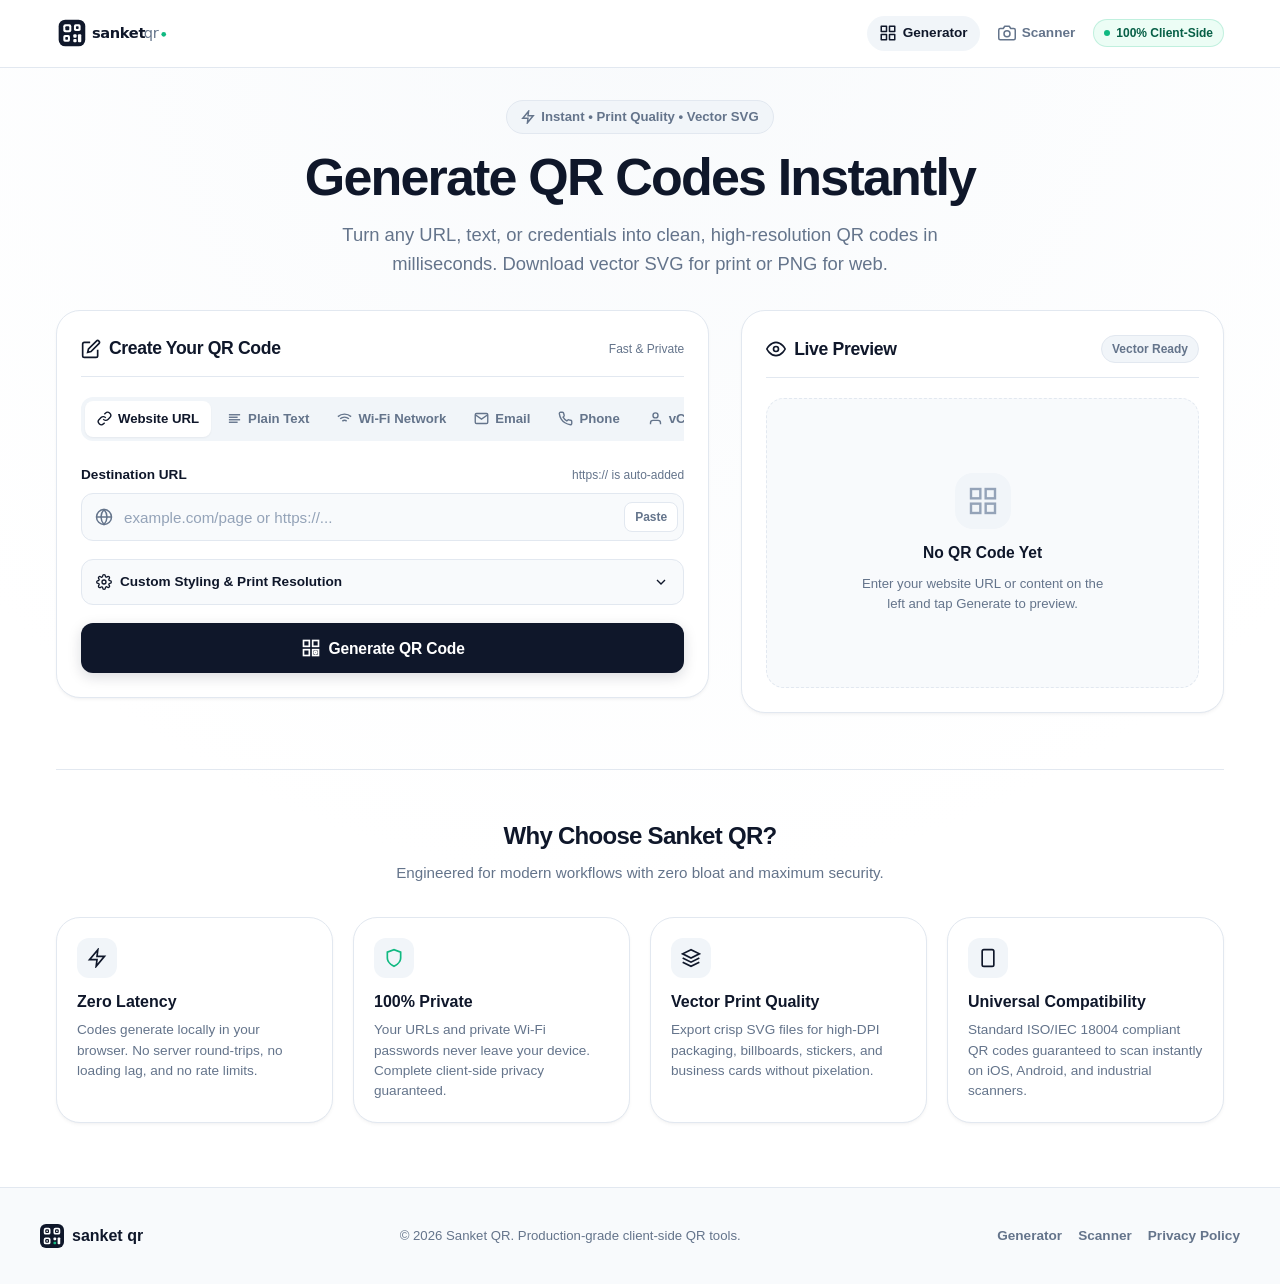
<file: index.html>
<!DOCTYPE html>
<html lang="en">
<head>
  <meta charset="UTF-8">
  <meta name="viewport" content="width=device-width, initial-scale=1.0, viewport-fit=cover">
  <meta name="apple-mobile-web-app-capable" content="yes">
  <meta name="apple-mobile-web-app-status-bar-style" content="default">
  <meta name="mobile-web-app-capable" content="yes">
  <title>Sanket QR — Instant High-Resolution QR Code Generator &amp; Scanner</title>
  
  <!-- Primary Meta Tags -->
  <meta name="title" content="Sanket QR — Instant High-Resolution QR Code Generator & Scanner">
  <meta name="description" content="Generate high-resolution vector SVG and PNG QR codes instantly in your browser. 100% private, free, and open-source. Auto-formatting, customizable colors, and scan support.">
  <meta name="keywords" content="QR code generator, free QR code, SVG QR code, high resolution QR code, print QR code, camera QR scanner, sanket qr">
  <meta name="author" content="Sanket QR">
  <meta name="theme-color" content="#ffffff">

  <!-- Open Graph / Facebook -->
  <meta property="og:type" content="website">
  <meta property="og:url" content="https://sanket-qr.com/">
  <meta property="og:title" content="Sanket QR — Instant High-Resolution QR Code Generator">
  <meta property="og:description" content="Generate crisp, print-ready SVG & PNG QR codes instantly. Fast, free, private, and client-side.">
  <meta property="og:image" content="assets/screenshots/og-banner.svg">

  <!-- Twitter -->
  <meta property="twitter:card" content="summary_large_image">
  <meta property="twitter:url" content="https://sanket-qr.com/">
  <meta property="twitter:title" content="Sanket QR — Instant High-Resolution QR Code Generator">
  <meta property="twitter:description" content="Generate crisp, print-ready SVG & PNG QR codes instantly. Fast, free, private, and client-side.">
  <meta property="twitter:image" content="assets/screenshots/og-banner.svg">

  <!-- Favicons & Manifest -->
  <link rel="icon" type="image/svg+xml" href="assets/icons/favicon.svg">
  <link rel="apple-touch-icon" href="assets/icons/apple-touch-icon.png">
  <link rel="manifest" href="manifest.webmanifest">

  <!-- Stylesheet -->
  <link rel="stylesheet" href="style.css?v=1.0.8">
</head>
<body>

  <!-- Site Header -->
  <header class="site-header">
    <div class="header-container">
      <a href="index.html" class="brand-link" aria-label="Sanket QR Homepage">
        <img src="assets/logo/sanket-qr-logo.svg" alt="Sanket QR Logo" class="brand-logo-img" width="160" height="36">
      </a>

      <nav class="nav-links" aria-label="Main Navigation">
        <a href="index.html" class="nav-item active" aria-current="page">
          <svg width="18" height="18" viewBox="0 0 24 24" fill="none" stroke="currentColor" stroke-width="2" stroke-linecap="round" stroke-linejoin="round">
            <rect x="3" y="3" width="7" height="7"/><rect x="14" y="3" width="7" height="7"/><rect x="14" y="14" width="7" height="7"/><rect x="3" y="14" width="7" height="7"/>
          </svg>
          <span>Generator</span>
        </a>
        <a href="scan.html" class="nav-item">
          <svg width="18" height="18" viewBox="0 0 24 24" fill="none" stroke="currentColor" stroke-width="2" stroke-linecap="round" stroke-linejoin="round">
            <path d="M23 19a2 2 0 0 1-2 2H3a2 2 0 0 1-2-2V8a2 2 0 0 1 2-2h4l2-3h6l2 3h4a2 2 0 0 1 2 2z"/><circle cx="12" cy="13" r="4"/>
          </svg>
          <span>Scanner</span>
        </a>
        <div class="badge-tag" title="All processing happens locally on your device">
          <span class="badge-dot"></span>
          <span>100% Client-Side</span>
        </div>
      </nav>
    </div>
  </header>

  <!-- Main Content Wrapper -->
  <main class="main-wrapper">
    <!-- Hero Banner -->
    <section class="hero-banner">
      <div class="hero-pill">
        <svg width="14" height="14" viewBox="0 0 24 24" fill="none" stroke="currentColor" stroke-width="2.5"><polygon points="13 2 3 14 12 14 11 22 21 10 12 10 13 2"/></svg>
        <span>Instant • Print Quality • Vector SVG</span>
      </div>
      <h1 class="hero-title">Generate QR Codes Instantly</h1>
      <p class="hero-subtitle">
        Turn any URL, text, or credentials into clean, high-resolution QR codes in milliseconds. Download vector SVG for print or PNG for web.
      </p>
    </section>

    <!-- Generator Interface Grid -->
    <div class="generator-grid">
      <!-- Left Column: Controls & Input Form -->
      <section class="card-panel" aria-labelledby="generator-heading">
        <div class="card-header-row">
          <h2 id="generator-heading" class="card-title">
            <svg width="20" height="20" viewBox="0 0 24 24" fill="none" stroke="currentColor" stroke-width="2"><path d="M11 4H4a2 2 0 0 0-2 2v14a2 2 0 0 0 2 2h14a2 2 0 0 0 2-2v-7"/><path d="M18.5 2.5a2.121 2.121 0 0 1 3 3L12 15l-4 1 1-4 9.5-9.5z"/></svg>
            <span>Create Your QR Code</span>
          </h2>
          <span class="label-hint">Fast &amp; Private</span>
        </div>

        <!-- Input Category Tabs (Extensible Architecture) -->
        <div class="tabs-scroll-wrapper" role="tablist" aria-label="Content Type">
          <div class="tabs-nav">
            <button type="button" class="tab-btn active" data-tab="url" role="tab" aria-selected="true" aria-controls="tab-url">
              <svg viewBox="0 0 24 24" fill="none" stroke="currentColor"><path d="M10 13a5 5 0 0 0 7.54.54l3-3a5 5 0 0 0-7.07-7.07l-1.72 1.71"/><path d="M14 11a5 5 0 0 0-7.54-.54l-3 3a5 5 0 0 0 7.07 7.07l1.71-1.71"/></svg>
              <span>Website URL</span>
            </button>
            <button type="button" class="tab-btn" data-tab="text" role="tab" aria-selected="false" aria-controls="tab-text">
              <svg viewBox="0 0 24 24" fill="none" stroke="currentColor"><line x1="17" y1="10" x2="3" y2="10"/><line x1="21" y1="6" x2="3" y2="6"/><line x1="21" y1="14" x2="3" y2="14"/><line x1="17" y1="18" x2="3" y2="18"/></svg>
              <span>Plain Text</span>
            </button>
            <button type="button" class="tab-btn" data-tab="wifi" role="tab" aria-selected="false" aria-controls="tab-wifi">
              <svg viewBox="0 0 24 24" fill="none" stroke="currentColor"><path d="M5 12.55a11 11 0 0 1 14.08 0"/><path d="M1.42 9a16 16 0 0 1 21.16 0"/><path d="M8.53 16.11a6 6 0 0 1 6.95 0"/><line x1="12" y1="20" x2="12.01" y2="20"/></svg>
              <span>Wi-Fi Network</span>
            </button>
            <button type="button" class="tab-btn" data-tab="email" role="tab" aria-selected="false" aria-controls="tab-email">
              <svg viewBox="0 0 24 24" fill="none" stroke="currentColor"><path d="M4 4h16c1.1 0 2 .9 2 2v12c0 1.1-.9 2-2 2H4c-1.1 0-2-.9-2-2V6c0-1.1.9-2 2-2z"/><polyline points="22,6 12,13 2,6"/></svg>
              <span>Email</span>
            </button>
            <button type="button" class="tab-btn" data-tab="phone" role="tab" aria-selected="false" aria-controls="tab-phone">
              <svg viewBox="0 0 24 24" fill="none" stroke="currentColor"><path d="M22 16.92v3a2 2 0 0 1-2.18 2 19.79 19.79 0 0 1-8.63-3.07 19.5 19.5 0 0 1-6-6 19.79 19.79 0 0 1-3.07-8.67A2 2 0 0 1 4.11 2h3a2 2 0 0 1 2 1.72 12.84 12.84 0 0 0 .7 2.81 2 2 0 0 1-.45 2.11L8.09 9.91a16 16 0 0 0 6 6l1.27-1.27a2 2 0 0 1 2.11-.45 12.84 12.84 0 0 0 2.81.7A2 2 0 0 1 22 16.92z"/></svg>
              <span>Phone</span>
            </button>
            <button type="button" class="tab-btn" data-tab="vcard" role="tab" aria-selected="false" aria-controls="tab-vcard">
              <svg viewBox="0 0 24 24" fill="none" stroke="currentColor"><path d="M20 21v-2a4 4 0 0 0-4-4H8a4 4 0 0 0-4 4v2"/><circle cx="12" cy="7" r="4"/></svg>
              <span>vCard</span>
            </button>
          </div>
        </div>

        <!-- Tab 1: URL (Primary & Default) -->
        <div id="tab-url" class="tab-content active" role="tabpanel">
          <div class="form-group">
            <label for="url-input" class="form-label">
              <span>Destination URL</span>
              <span class="label-hint">https:// is auto-added</span>
            </label>
            <div class="input-wrapper">
              <svg class="input-icon-left" viewBox="0 0 24 24" fill="none" stroke="currentColor" stroke-width="2"><circle cx="12" cy="12" r="10"/><line x1="2" y1="12" x2="22" y2="12"/><path d="M12 2a15.3 15.3 0 0 1 4 10 15.3 15.3 0 0 1-4 10 15.3 15.3 0 0 1-4-10 15.3 15.3 0 0 1 4-10z"/></svg>
              <input 
                type="text" 
                id="url-input" 
                class="input-field has-icon-left has-action-right" 
                placeholder="example.com/page or https://..."
                autocomplete="off"
                spellcheck="false"
                aria-describedby="url-error-msg"
              >
              <div class="input-action-right">
                <button type="button" id="url-clear-btn" class="input-clear-btn" aria-label="Clear URL input" title="Clear">
                  <svg width="14" height="14" viewBox="0 0 24 24" fill="none" stroke="currentColor" stroke-width="2.5"><line x1="18" y1="6" x2="6" y2="18"/><line x1="6" y1="6" x2="18" y2="18"/></svg>
                </button>
                <button type="button" id="url-paste-btn" class="input-inline-btn" title="Paste from clipboard">
                  Paste
                </button>
              </div>
            </div>
            <div id="url-error-msg" class="field-error-msg" role="alert"></div>
          </div>
        </div>

        <!-- Tab 2: Plain Text -->
        <div id="tab-text" class="tab-content" role="tabpanel">
          <div class="form-group">
            <label for="text-input" class="form-label">
              <span>Text Message / Note</span>
              <span class="label-hint">Plain UTF-8 text</span>
            </label>
            <textarea id="text-input" class="textarea-field" placeholder="Enter any text, notes, or instructions here..."></textarea>
          </div>
        </div>

        <!-- Tab 3: Wi-Fi Network -->
        <div id="tab-wifi" class="tab-content" role="tabpanel">
          <div class="form-group">
            <label for="wifi-ssid" class="form-label">Network Name (SSID)</label>
            <input type="text" id="wifi-ssid" class="input-field" placeholder="Network name (SSID)">
          </div>
          <div class="form-grid-2">
            <div class="form-group">
              <label for="wifi-pass" class="form-label">Password</label>
              <input type="text" id="wifi-pass" class="input-field" placeholder="Wi-Fi Password">
            </div>
            <div class="form-group">
              <label for="wifi-type" class="form-label">Security</label>
              <select id="wifi-type" class="select-field">
                <option value="WPA" selected>WPA/WPA2/WPA3</option>
                <option value="WEP">WEP</option>
                <option value="nopass">None (Open Network)</option>
              </select>
            </div>
          </div>
          <label style="display: flex; align-items: center; gap: 8px; font-size: 0.85rem; cursor: pointer; margin-top: 4px;">
            <input type="checkbox" id="wifi-hidden">
            <span>Hidden Network (SSID is not broadcasted)</span>
          </label>
        </div>

        <!-- Tab 4: Email -->
        <div id="tab-email" class="tab-content" role="tabpanel">
          <div class="form-group">
            <label for="email-to" class="form-label">Recipient Email</label>
            <input type="email" id="email-to" class="input-field" placeholder="recipient@example.com">
          </div>
          <div class="form-group">
            <label for="email-sub" class="form-label">Subject</label>
            <input type="text" id="email-sub" class="input-field" placeholder="Subject line">
          </div>
          <div class="form-group">
            <label for="email-body" class="form-label">Message Body</label>
            <textarea id="email-body" class="textarea-field" placeholder="Email message body..."></textarea>
          </div>
        </div>

        <!-- Tab 5: Phone -->
        <div id="tab-phone" class="tab-content" role="tabpanel">
          <div class="form-group">
            <label for="phone-input" class="form-label">Phone Number</label>
            <input type="tel" id="phone-input" class="input-field" placeholder="Phone number">
          </div>
        </div>

        <!-- Tab 6: vCard Contact -->
        <div id="tab-vcard" class="tab-content" role="tabpanel">
          <div class="form-grid-2">
            <div class="form-group">
              <label for="vcard-first" class="form-label">First Name</label>
              <input type="text" id="vcard-first" class="input-field" placeholder="First name">
            </div>
            <div class="form-group">
              <label for="vcard-last" class="form-label">Last Name</label>
              <input type="text" id="vcard-last" class="input-field" placeholder="Last name">
            </div>
          </div>
          <div class="form-grid-2">
            <div class="form-group">
              <label for="vcard-phone" class="form-label">Phone</label>
              <input type="tel" id="vcard-phone" class="input-field" placeholder="Phone number">
            </div>
            <div class="form-group">
              <label for="vcard-email" class="form-label">Email</label>
              <input type="email" id="vcard-email" class="input-field" placeholder="Email address">
            </div>
          </div>
          <div class="form-group">
            <label for="vcard-org" class="form-label">Company / Organization</label>
            <input type="text" id="vcard-org" class="input-field" placeholder="Company name">
          </div>
        </div>

        <!-- Customization Settings Accordion -->
        <div class="customization-drawer">
          <button type="button" id="settings-toggle" class="drawer-toggle" aria-expanded="false" aria-controls="settings-drawer">
            <span style="display: flex; align-items: center; gap: 8px;">
              <svg width="16" height="16" viewBox="0 0 24 24" fill="none" stroke="currentColor" stroke-width="2"><circle cx="12" cy="12" r="3"/><path d="M19.4 15a1.65 1.65 0 0 0 .33 1.82l.06.06a2 2 0 0 1 0 2.83 2 2 0 0 1-2.83 0l-.06-.06a1.65 1.65 0 0 0-1.82-.33 1.65 1.65 0 0 0-1 1.51V21a2 2 0 0 1-2 2 2 2 0 0 1-2-2v-.09A1.65 1.65 0 0 0 9 19.4a1.65 1.65 0 0 0-1.82.33l-.06.06a2 2 0 0 1-2.83 0 2 2 0 0 1 0-2.83l.06-.06a1.65 1.65 0 0 0 .33-1.82 1.65 1.65 0 0 0-1.51-1H3a2 2 0 0 1-2-2 2 2 0 0 1 2-2h.09A1.65 1.65 0 0 0 4.6 9a1.65 1.65 0 0 0-.33-1.82l-.06-.06a2 2 0 0 1 0-2.83 2 2 0 0 1 2.83 0l.06.06a1.65 1.65 0 0 0 1.82.33H9a1.65 1.65 0 0 0 1-1.51V3a2 2 0 0 1 2-2 2 2 0 0 1 2 2v.09a1.65 1.65 0 0 0 1 1.51 1.65 1.65 0 0 0 1.82-.33l.06-.06a2 2 0 0 1 2.83 0 2 2 0 0 1 0 2.83l-.06.06a1.65 1.65 0 0 0-.33 1.82V9a1.65 1.65 0 0 0 1.51 1H21a2 2 0 0 1 2 2 2 2 0 0 1-2 2h-.09a1.65 1.65 0 0 0-1.51 1z"/></svg>
              <span>Custom Styling &amp; Print Resolution</span>
            </span>
            <svg class="chevron" width="16" height="16" viewBox="0 0 24 24" fill="none" stroke="currentColor" stroke-width="2"><polyline points="6 9 12 15 18 9"/></svg>
          </button>
          <div id="settings-drawer" class="drawer-content">
            <div class="settings-grid">
              <div class="form-group">
                <label class="form-label" for="fg-color">Foreground Color</label>
                <div class="color-picker-row">
                  <div class="color-input-badge">
                    <input type="color" id="fg-color" value="#0f172a">
                  </div>
                  <span style="font-size: 0.825rem; font-family: var(--font-mono);">QR Pattern</span>
                </div>
              </div>
              <div class="form-group">
                <label class="form-label" for="bg-color">Background Color</label>
                <div class="color-picker-row">
                  <div class="color-input-badge">
                    <input type="color" id="bg-color" value="#ffffff">
                  </div>
                  <span style="font-size: 0.825rem; font-family: var(--font-mono);">Background</span>
                </div>
              </div>
              <div class="form-group">
                <label class="form-label" for="qr-ecc">Error Correction (ECC)</label>
                <select id="qr-ecc" class="select-field">
                  <option value="L">Level L (7% recovery)</option>
                  <option value="M" selected>Level M (15% - Recommended)</option>
                  <option value="Q">Level Q (25% recovery)</option>
                  <option value="H">Level H (30% - Best for Print)</option>
                </select>
              </div>
              <div class="form-group">
                <label class="form-label" for="qr-size">Raster Export Size (PNG)</label>
                <select id="qr-size" class="select-field">
                  <option value="512">Standard (512 x 512 px)</option>
                  <option value="1024" selected>High-Res (1024 x 1024 px)</option>
                  <option value="2048">Ultra Print (2048 x 2048 px)</option>
                </select>
              </div>
            </div>
          </div>
        </div>

        <!-- Main Generate Button -->
        <button type="button" id="generate-btn" class="btn-primary" aria-label="Generate QR Code">
          <svg width="20" height="20" viewBox="0 0 24 24" fill="none" stroke="currentColor" stroke-width="2"><rect x="3" y="3" width="7" height="7"/><rect x="14" y="3" width="7" height="7"/><rect x="14" y="14" width="7" height="7"/><rect x="3" y="14" width="7" height="7"/><circle cx="17.5" cy="17.5" r="1.5"/></svg>
          <span>Generate QR Code</span>
        </button>
      </section>

      <!-- Right Column: Live QR Preview & Actions (Sticky) -->
      <aside class="preview-card-sticky">
        <div class="card-panel">
          <div class="card-header-row">
            <h2 class="card-title">
              <svg width="20" height="20" viewBox="0 0 24 24" fill="none" stroke="currentColor" stroke-width="2"><path d="M1 12s4-8 11-8 11 8 11 8-4 8-11 8-11-8-11-8z"/><circle cx="12" cy="12" r="3"/></svg>
              <span>Live Preview</span>
            </h2>
            <span class="badge-tag" style="background: var(--bg-elevated); color: var(--text-muted); border-color: var(--border-light);">Vector Ready</span>
          </div>

          <!-- QR Display Area -->
          <div id="qr-display-box" class="qr-display-box" aria-live="polite">
            <!-- Empty State -->
            <div id="empty-state" class="empty-state">
              <div class="empty-state-icon">
                <svg width="32" height="32" viewBox="0 0 24 24" fill="none" stroke="currentColor" stroke-width="1.8"><rect x="3" y="3" width="7" height="7"/><rect x="14" y="3" width="7" height="7"/><rect x="14" y="14" width="7" height="7"/><rect x="3" y="14" width="7" height="7"/></svg>
              </div>
              <h3 class="empty-state-title">No QR Code Yet</h3>
              <p class="empty-state-desc">Enter your website URL or content on the left and tap Generate to preview.</p>
            </div>

            <!-- Loading State -->
            <div id="loading-state" class="loading-state">
              <div class="spinner"></div>
              <span style="font-size: 0.9rem; font-weight: 600;">Generating high-res matrix...</span>
            </div>

            <!-- Generated State -->
            <div id="qr-rendered-wrapper" class="qr-rendered-wrapper">
              <div id="canvas-holder" class="qr-canvas-holder"></div>
              
              <!-- Content Summary -->
              <div class="qr-content-summary">
                <svg width="16" height="16" viewBox="0 0 24 24" fill="none" stroke="currentColor" stroke-width="2" style="flex-shrink: 0;"><path d="M10 13a5 5 0 0 0 7.54.54l3-3a5 5 0 0 0-7.07-7.07l-1.72 1.71"/><path d="M14 11a5 5 0 0 0-7.54-.54l-3 3a5 5 0 0 0 7.07 7.07l1.71-1.71"/></svg>
                <span id="qr-summary-text" class="qr-summary-text"></span>
              </div>

              <!-- Action Buttons -->
              <div class="preview-actions-grid">
                <button type="button" id="btn-download-png" class="btn-primary btn-download-primary" title="Download High-Res PNG">
                  <svg width="18" height="18" viewBox="0 0 24 24" fill="none" stroke="currentColor" stroke-width="2.2"><path d="M21 15v4a2 2 0 0 1-2 2H5a2 2 0 0 1-2-2v-4"/><polyline points="7 10 12 15 17 10"/><line x1="12" y1="15" x2="12" y2="3"/></svg>
                  <span>Download PNG</span>
                </button>
                <button type="button" id="btn-download-svg" class="btn-secondary" title="Download Scalable Vector SVG">
                  <svg width="18" height="18" viewBox="0 0 24 24" fill="none" stroke="currentColor" stroke-width="2.2"><polygon points="12 2 2 7 12 12 22 7 12 2"/><polyline points="2 17 12 22 22 17"/><polyline points="2 12 12 17 22 12"/></svg>
                  <span>Download SVG</span>
                </button>
                <button type="button" id="btn-copy-link" class="btn-secondary" title="Copy Content / Link">
                  <svg width="18" height="18" viewBox="0 0 24 24" fill="none" stroke="currentColor" stroke-width="2.2"><rect x="9" y="9" width="13" height="13" rx="2" ry="2"/><path d="M5 15H4a2 2 0 0 1-2-2V4a2 2 0 0 1 2-2h9a2 2 0 0 1 2 2v1"/></svg>
                  <span>Copy Link</span>
                </button>
                <button type="button" id="btn-copy-image" class="btn-secondary" title="Copy Image to Clipboard" style="grid-column: span 2;">
                  <svg width="18" height="18" viewBox="0 0 24 24" fill="none" stroke="currentColor" stroke-width="2.2"><rect x="3" y="3" width="18" height="18" rx="2"/><circle cx="8.5" cy="8.5" r="1.5"/><polyline points="21 15 16 10 5 21"/></svg>
                  <span>Copy Image to Clipboard</span>
                </button>
              </div>

              <!-- Reset / Generate Again -->
              <div class="reset-row">
                <button type="button" id="btn-generate-again" class="btn-text-link">
                  Generate Another Code
                </button>
              </div>
            </div>
          </div>
        </div>
      </aside>
    </div>

    <!-- Recent History Section -->
    <section id="history-section" class="history-section" style="display: none;" aria-labelledby="history-heading">
      <div class="history-header">
        <h2 id="history-heading" class="history-title">
          <svg width="18" height="18" viewBox="0 0 24 24" fill="none" stroke="currentColor" stroke-width="2"><circle cx="12" cy="12" r="10"/><polyline points="12 6 12 12 16 14"/></svg>
          <span>Recent Codes</span>
        </h2>
        <button type="button" id="btn-clear-history" class="btn-text-link">Clear History</button>
      </div>
      <div id="history-list" class="history-list"></div>
    </section>

    <!-- Key Product Features -->
    <section style="margin-top: 56px; border-top: 1px solid var(--border-light); padding-top: 48px;">
      <div style="text-align: center; margin-bottom: 32px;">
        <h2 style="font-size: 1.5rem; font-weight: 800; letter-spacing: -0.03em; margin-bottom: 8px;">Why Choose Sanket QR?</h2>
        <p style="color: var(--text-muted); font-size: 0.95rem;">Engineered for modern workflows with zero bloat and maximum security.</p>
      </div>
      <div style="display: grid; grid-template-columns: repeat(auto-fit, minmax(240px, 1fr)); gap: 20px;">
        <div class="card-panel" style="padding: 20px;">
          <div style="width: 40px; height: 40px; border-radius: var(--radius-md); background: var(--bg-elevated); display: flex; align-items: center; justify-content: center; margin-bottom: 12px; color: var(--text-main);">
            <svg width="20" height="20" viewBox="0 0 24 24" fill="none" stroke="currentColor" stroke-width="2"><polygon points="13 2 3 14 12 14 11 22 21 10 12 10 13 2"/></svg>
          </div>
          <h3 style="font-size: 1rem; font-weight: 700; margin-bottom: 6px;">Zero Latency</h3>
          <p style="font-size: 0.85rem; color: var(--text-muted); line-height: 1.5;">Codes generate locally in your browser. No server round-trips, no loading lag, and no rate limits.</p>
        </div>
        <div class="card-panel" style="padding: 20px;">
          <div style="width: 40px; height: 40px; border-radius: var(--radius-md); background: var(--bg-elevated); display: flex; align-items: center; justify-content: center; margin-bottom: 12px; color: var(--accent-green);">
            <svg width="20" height="20" viewBox="0 0 24 24" fill="none" stroke="currentColor" stroke-width="2"><path d="M12 22s8-4 8-10V5l-8-3-8 3v7c0 6 8 10 8 10z"/></svg>
          </div>
          <h3 style="font-size: 1rem; font-weight: 700; margin-bottom: 6px;">100% Private</h3>
          <p style="font-size: 0.85rem; color: var(--text-muted); line-height: 1.5;">Your URLs and private Wi-Fi passwords never leave your device. Complete client-side privacy guaranteed.</p>
        </div>
        <div class="card-panel" style="padding: 20px;">
          <div style="width: 40px; height: 40px; border-radius: var(--radius-md); background: var(--bg-elevated); display: flex; align-items: center; justify-content: center; margin-bottom: 12px; color: var(--primary);">
            <svg width="20" height="20" viewBox="0 0 24 24" fill="none" stroke="currentColor" stroke-width="2"><polygon points="12 2 2 7 12 12 22 7 12 2"/><polyline points="2 17 12 22 22 17"/><polyline points="2 12 12 17 22 12"/></svg>
          </div>
          <h3 style="font-size: 1rem; font-weight: 700; margin-bottom: 6px;">Vector Print Quality</h3>
          <p style="font-size: 0.85rem; color: var(--text-muted); line-height: 1.5;">Export crisp SVG files for high-DPI packaging, billboards, stickers, and business cards without pixelation.</p>
        </div>
        <div class="card-panel" style="padding: 20px;">
          <div style="width: 40px; height: 40px; border-radius: var(--radius-md); background: var(--bg-elevated); display: flex; align-items: center; justify-content: center; margin-bottom: 12px; color: var(--text-main);">
            <svg width="20" height="20" viewBox="0 0 24 24" fill="none" stroke="currentColor" stroke-width="2"><rect x="5" y="2" width="14" height="20" rx="2" ry="2"/><line x1="12" y1="18" x2="12.01" y2="18"/></svg>
          </div>
          <h3 style="font-size: 1rem; font-weight: 700; margin-bottom: 6px;">Universal Compatibility</h3>
          <p style="font-size: 0.85rem; color: var(--text-muted); line-height: 1.5;">Standard ISO/IEC 18004 compliant QR codes guaranteed to scan instantly on iOS, Android, and industrial scanners.</p>
        </div>
      </div>
    </section>
  </main>

  <!-- Site Footer -->
  <footer class="site-footer">
    <div class="footer-container">
      <div class="footer-brand">
        <img src="assets/logo/sanket-qr-mark.svg" alt="Sanket Mark" width="24" height="24">
        <span>sanket qr</span>
      </div>
      <div class="footer-copyright">
        &copy; <span id="current-year">2026</span> Sanket QR. Production-grade client-side QR tools.
      </div>
      <div class="footer-links">
        <a href="index.html">Generator</a>
        <a href="scan.html">Scanner</a>
        <a href="privacy.html">Privacy Policy</a>
      </div>
    </div>
  </footer>

  <!-- Toast Notification Container -->
  <div id="toast-container" class="toast-container" aria-live="polite"></div>

  <!-- QR Engine Vendor Library with CDN Fallback -->
  <script src="assets/vendor/qrcode.min.js"></script>
  <script>
    if (typeof window.QRCode === 'undefined') {
      const s = document.createElement('script');
      s.src = 'https://cdn.jsdelivr.net/npm/qrcode/build/qrcode.min.js';
      document.head.appendChild(s);
    }
    document.getElementById('current-year').textContent = new Date().getFullYear();
  </script>

  <!-- Application Logic -->
  <script type="module" src="script.js?v=1.0.8"></script>
</body>
</html>
</file>
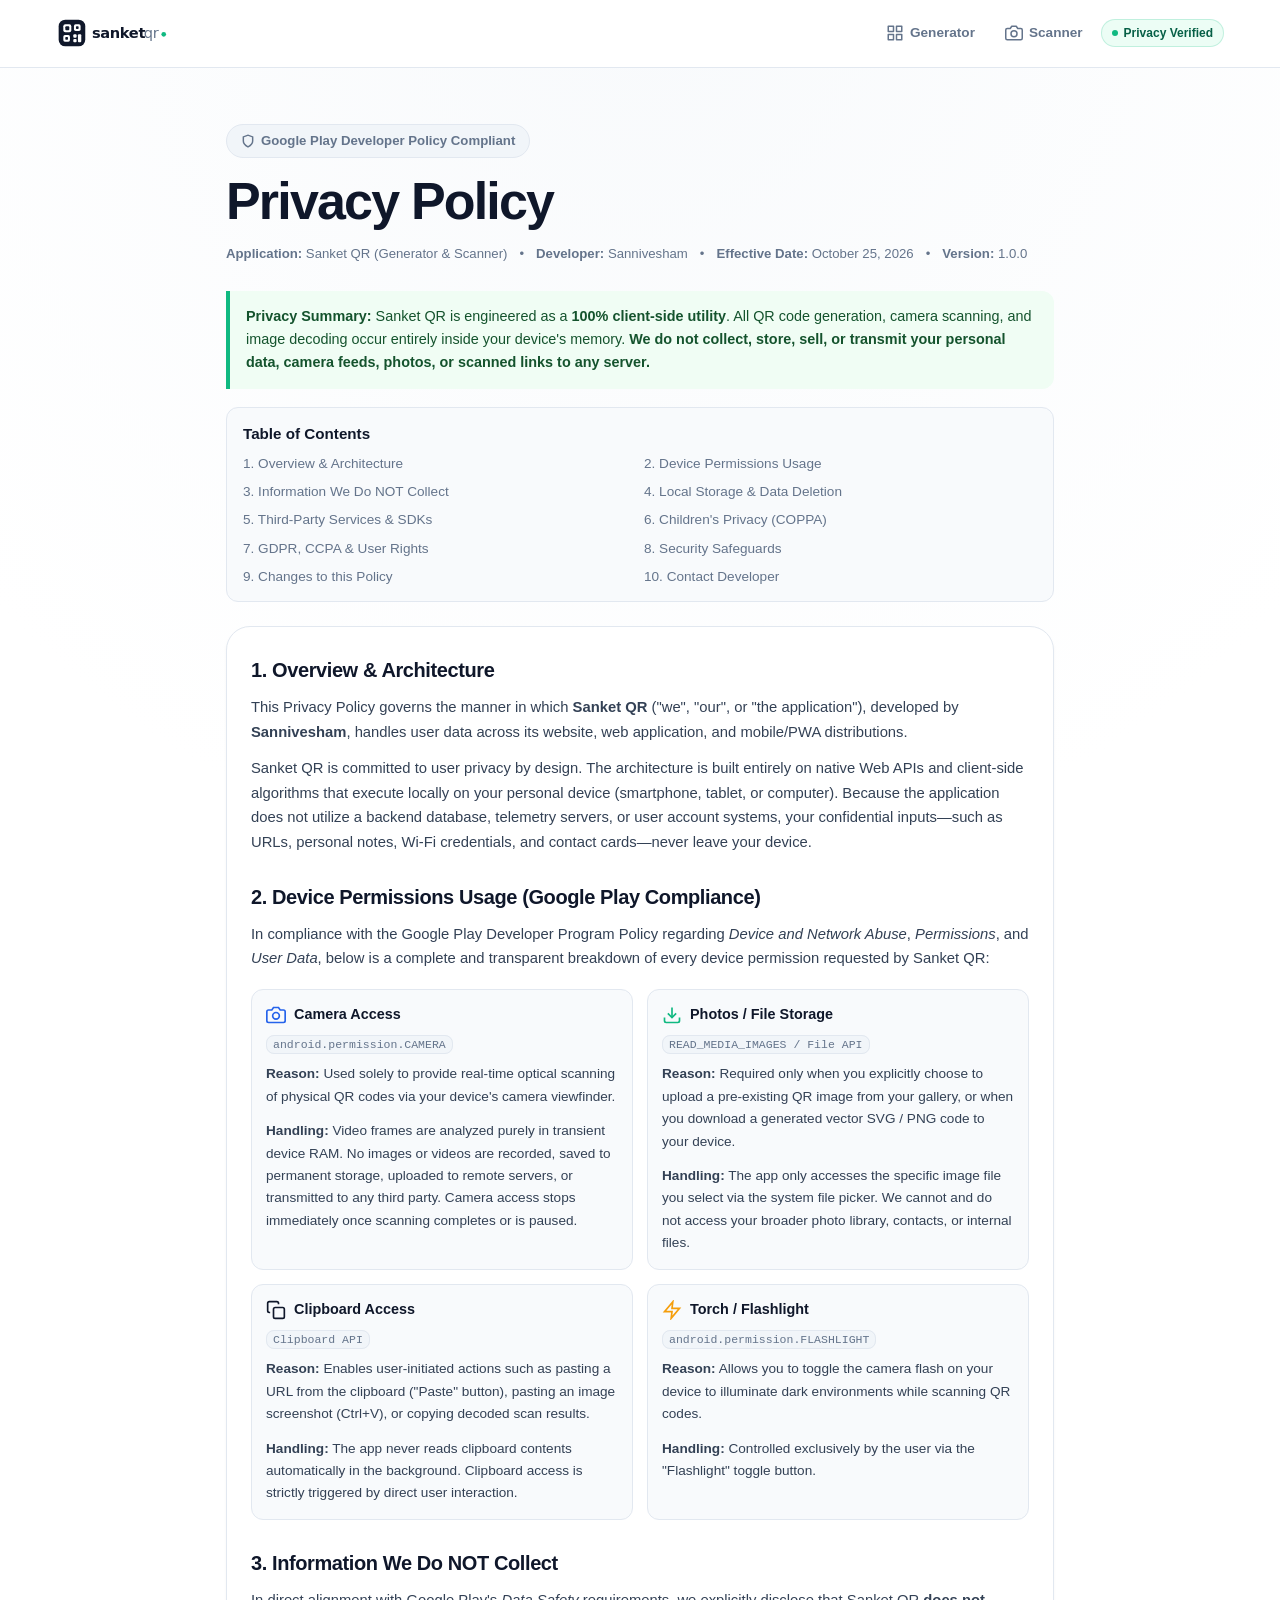
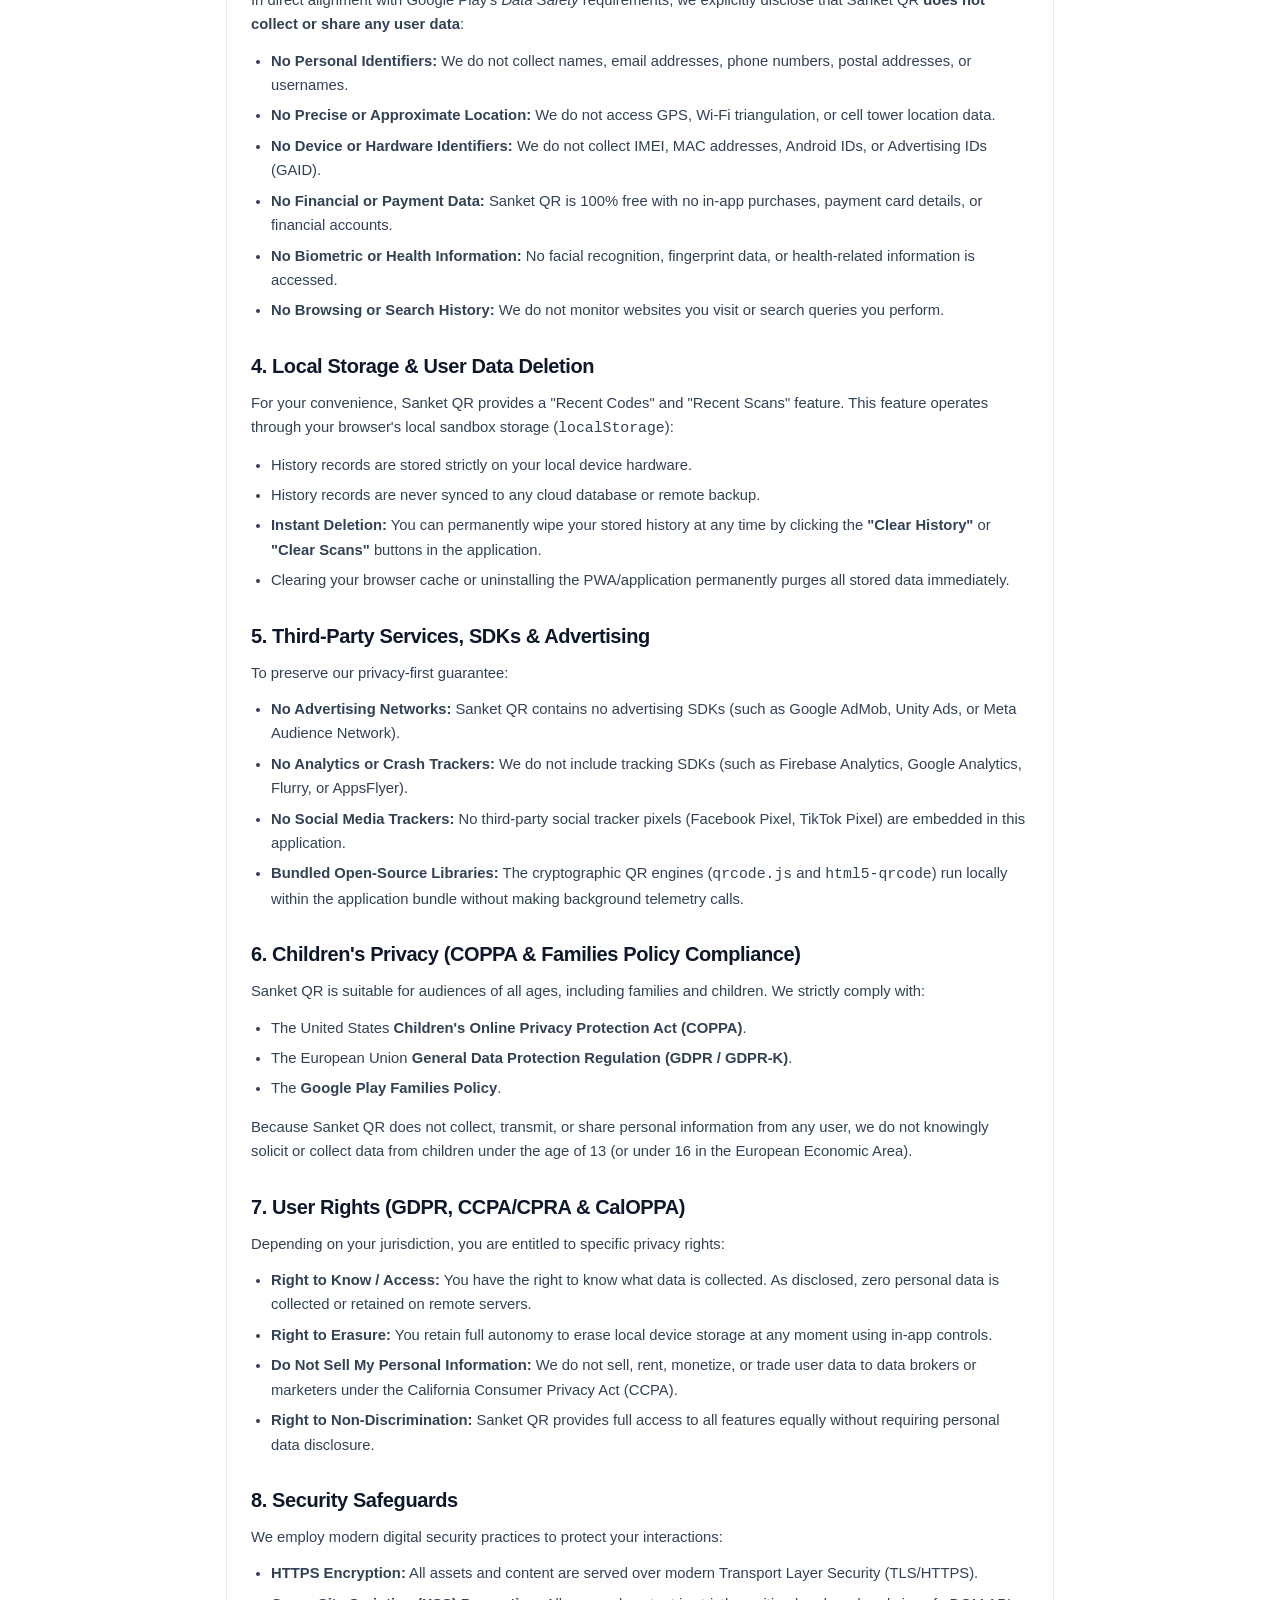
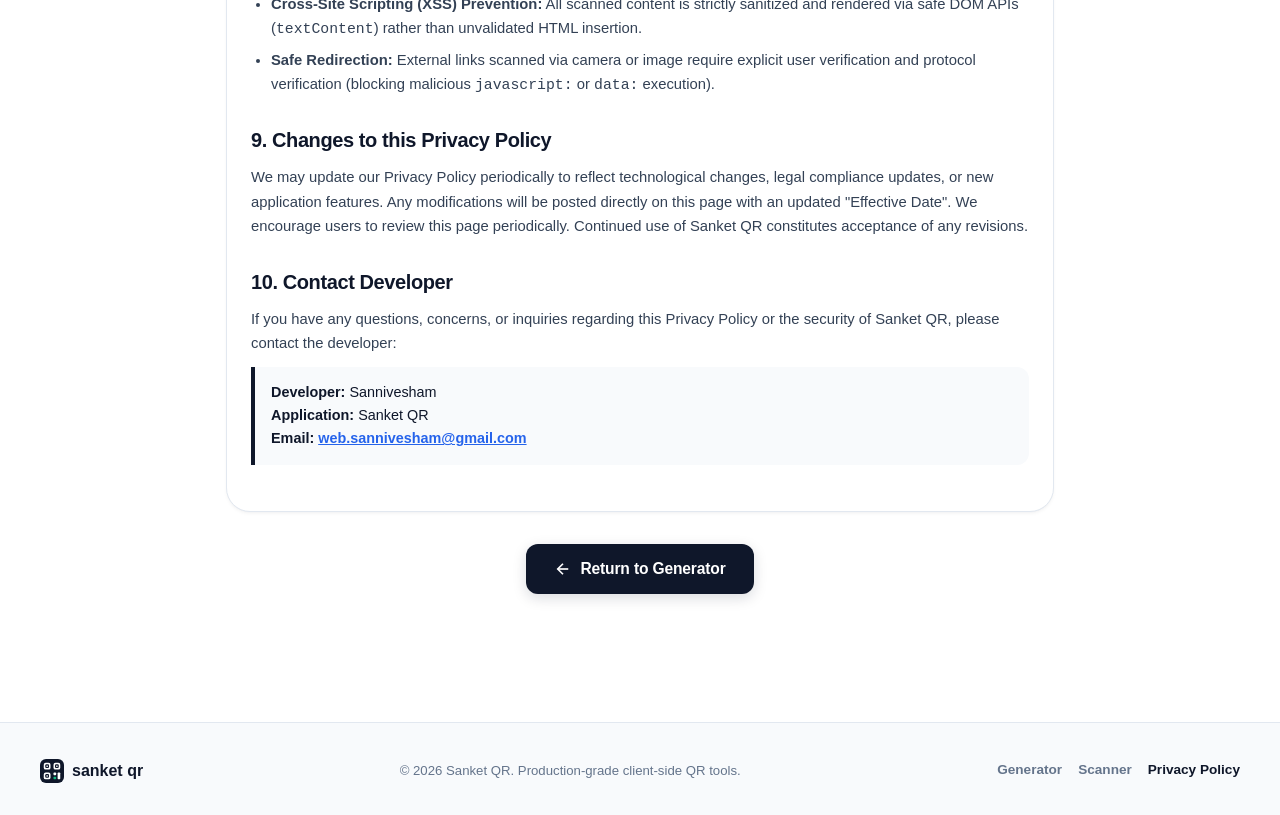
<file: privacy.html>
<!DOCTYPE html>
<html lang="en">
<head>
  <meta charset="UTF-8">
  <meta name="viewport" content="width=device-width, initial-scale=1.0, viewport-fit=cover">
  <meta name="apple-mobile-web-app-capable" content="yes">
  <meta name="apple-mobile-web-app-status-bar-style" content="default">
  <meta name="mobile-web-app-capable" content="yes">
  <title>Privacy Policy — Sanket QR</title>
  
  <!-- Primary Meta Tags -->
  <meta name="title" content="Privacy Policy — Sanket QR">
  <meta name="description" content="Official Privacy Policy for Sanket QR. Learn how we respect your privacy with 100% on-device client-side QR generation and scanning. Google Play Store compliant.">
  <meta name="author" content="Sanket QR">
  <meta name="theme-color" content="#ffffff">
  <meta name="robots" content="index, follow">

  <!-- Open Graph / Facebook -->
  <meta property="og:type" content="website">
  <meta property="og:url" content="https://sanket-qr.sannivesham.com/privacy.html">
  <meta property="og:title" content="Privacy Policy — Sanket QR">
  <meta property="og:description" content="Sanket QR is 100% client-side. Zero tracking, zero data collection.">
  <meta property="og:image" content="assets/screenshots/og-banner.svg">

  <!-- Favicons & Manifest -->
  <link rel="icon" type="image/svg+xml" href="assets/icons/favicon.svg">
  <link rel="apple-touch-icon" href="assets/icons/apple-touch-icon.png">
  <link rel="manifest" href="manifest.webmanifest">

  <!-- Stylesheet -->
  <link rel="stylesheet" href="style.css">
</head>
<body>

  <!-- Site Header -->
  <header class="site-header">
    <div class="header-container">
      <a href="index.html" class="brand-link" aria-label="Sanket QR Homepage">
        <img src="assets/logo/sanket-qr-logo.svg" alt="Sanket QR Logo" class="brand-logo-img" width="160" height="36">
      </a>

      <nav class="nav-links" aria-label="Main Navigation">
        <a href="index.html" class="nav-item">
          <svg width="18" height="18" viewBox="0 0 24 24" fill="none" stroke="currentColor" stroke-width="2" stroke-linecap="round" stroke-linejoin="round">
            <rect x="3" y="3" width="7" height="7"/><rect x="14" y="3" width="7" height="7"/><rect x="14" y="14" width="7" height="7"/><rect x="3" y="14" width="7" height="7"/>
          </svg>
          <span>Generator</span>
        </a>
        <a href="scan.html" class="nav-item">
          <svg width="18" height="18" viewBox="0 0 24 24" fill="none" stroke="currentColor" stroke-width="2" stroke-linecap="round" stroke-linejoin="round">
            <path d="M23 19a2 2 0 0 1-2 2H3a2 2 0 0 1-2-2V8a2 2 0 0 1 2-2h4l2-3h6l2 3h4a2 2 0 0 1 2 2z"/><circle cx="12" cy="13" r="4"/>
          </svg>
          <span>Scanner</span>
        </a>
        <div class="badge-tag" title="Verified Safe &amp; Private">
          <span class="badge-dot"></span>
          <span>Privacy Verified</span>
        </div>
      </nav>
    </div>
  </header>

  <!-- Main Legal Document Content -->
  <main class="main-wrapper">
    <div class="legal-container">
      
      <!-- Document Header -->
      <header class="legal-header">
        <div class="hero-pill">
          <svg width="14" height="14" viewBox="0 0 24 24" fill="none" stroke="currentColor" stroke-width="2.5"><path d="M12 22s8-4 8-10V5l-8-3-8 3v7c0 6 8 10 8 10z"/></svg>
          <span>Google Play Developer Policy Compliant</span>
        </div>
        <h1 class="hero-title" style="text-align: left; margin-bottom: 8px;">Privacy Policy</h1>
        <div class="legal-meta-row">
          <span><strong>Application:</strong> Sanket QR (Generator &amp; Scanner)</span>
          <span>•</span>
          <span><strong>Developer:</strong> Sannivesham</span>
          <span>•</span>
          <span><strong>Effective Date:</strong> October 25, 2026</span>
          <span>•</span>
          <span><strong>Version:</strong> 1.0.0</span>
        </div>
      </header>

      <!-- Key Commitment Callout -->
      <div class="callout-box green">
        <strong>Privacy Summary:</strong> Sanket QR is engineered as a <strong>100% client-side utility</strong>. All QR code generation, camera scanning, and image decoding occur entirely inside your device's memory. <strong>We do not collect, store, sell, or transmit your personal data, camera feeds, photos, or scanned links to any server.</strong>
      </div>

      <!-- Quick Navigation Table of Contents -->
      <nav class="toc-card" aria-label="Table of Contents">
        <strong style="font-size: 0.95rem; color: var(--text-main);">Table of Contents</strong>
        <ul class="toc-list">
          <li><a href="#section-overview" class="toc-link">1. Overview &amp; Architecture</a></li>
          <li><a href="#section-permissions" class="toc-link">2. Device Permissions Usage</a></li>
          <li><a href="#section-data-collection" class="toc-link">3. Information We Do NOT Collect</a></li>
          <li><a href="#section-storage" class="toc-link">4. Local Storage &amp; Data Deletion</a></li>
          <li><a href="#section-third-party" class="toc-link">5. Third-Party Services &amp; SDKs</a></li>
          <li><a href="#section-children" class="toc-link">6. Children's Privacy (COPPA)</a></li>
          <li><a href="#section-rights" class="toc-link">7. GDPR, CCPA &amp; User Rights</a></li>
          <li><a href="#section-security" class="toc-link">8. Security Safeguards</a></li>
          <li><a href="#section-changes" class="toc-link">9. Changes to this Policy</a></li>
          <li><a href="#section-contact" class="toc-link">10. Contact Developer</a></li>
        </ul>
      </nav>

      <!-- Main Policy Card -->
      <article class="legal-card">
        
        <!-- Section 1: Overview -->
        <section id="section-overview" class="legal-section">
          <h2 class="legal-h2">1. Overview &amp; Architecture</h2>
          <p class="legal-p">
            This Privacy Policy governs the manner in which <strong>Sanket QR</strong> ("we", "our", or "the application"), developed by <strong>Sannivesham</strong>, handles user data across its website, web application, and mobile/PWA distributions.
          </p>
          <p class="legal-p">
            Sanket QR is committed to user privacy by design. The architecture is built entirely on native Web APIs and client-side algorithms that execute locally on your personal device (smartphone, tablet, or computer). Because the application does not utilize a backend database, telemetry servers, or user account systems, your confidential inputs—such as URLs, personal notes, Wi-Fi credentials, and contact cards—never leave your device.
          </p>
        </section>

        <!-- Section 2: Permissions -->
        <section id="section-permissions" class="legal-section">
          <h2 class="legal-h2">2. Device Permissions Usage (Google Play Compliance)</h2>
          <p class="legal-p">
            In compliance with the Google Play Developer Program Policy regarding <em>Device and Network Abuse</em>, <em>Permissions</em>, and <em>User Data</em>, below is a complete and transparent breakdown of every device permission requested by Sanket QR:
          </p>

          <div class="permission-grid">
            <!-- Camera Permission -->
            <div class="permission-card">
              <div class="permission-card-header">
                <svg width="20" height="20" viewBox="0 0 24 24" fill="none" stroke="#2563eb" stroke-width="2"><path d="M23 19a2 2 0 0 1-2 2H3a2 2 0 0 1-2-2V8a2 2 0 0 1 2-2h4l2-3h6l2 3h4a2 2 0 0 1 2 2z"/><circle cx="12" cy="13" r="4"/></svg>
                <span>Camera Access</span>
              </div>
              <span class="permission-badge">android.permission.CAMERA</span>
              <p class="legal-p" style="font-size: 0.85rem; margin-top: 8px;">
                <strong>Reason:</strong> Used solely to provide real-time optical scanning of physical QR codes via your device's camera viewfinder.
              </p>
              <p class="legal-p" style="font-size: 0.85rem; margin-bottom: 0;">
                <strong>Handling:</strong> Video frames are analyzed purely in transient device RAM. No images or videos are recorded, saved to permanent storage, uploaded to remote servers, or transmitted to any third party. Camera access stops immediately once scanning completes or is paused.
              </p>
            </div>

            <!-- Photos & Storage Permission -->
            <div class="permission-card">
              <div class="permission-card-header">
                <svg width="20" height="20" viewBox="0 0 24 24" fill="none" stroke="#10b981" stroke-width="2"><path d="M21 15v4a2 2 0 0 1-2 2H5a2 2 0 0 1-2-2v-4"/><polyline points="7 10 12 15 17 10"/><line x1="12" y1="15" x2="12" y2="3"/></svg>
                <span>Photos / File Storage</span>
              </div>
              <span class="permission-badge">READ_MEDIA_IMAGES / File API</span>
              <p class="legal-p" style="font-size: 0.85rem; margin-top: 8px;">
                <strong>Reason:</strong> Required only when you explicitly choose to upload a pre-existing QR image from your gallery, or when you download a generated vector SVG / PNG code to your device.
              </p>
              <p class="legal-p" style="font-size: 0.85rem; margin-bottom: 0;">
                <strong>Handling:</strong> The app only accesses the specific image file you select via the system file picker. We cannot and do not access your broader photo library, contacts, or internal files.
              </p>
            </div>

            <!-- Clipboard Permission -->
            <div class="permission-card">
              <div class="permission-card-header">
                <svg width="20" height="20" viewBox="0 0 24 24" fill="none" stroke="#0f172a" stroke-width="2"><rect x="9" y="9" width="13" height="13" rx="2" ry="2"/><path d="M5 15H4a2 2 0 0 1-2-2V4a2 2 0 0 1 2-2h9a2 2 0 0 1 2 2v1"/></svg>
                <span>Clipboard Access</span>
              </div>
              <span class="permission-badge">Clipboard API</span>
              <p class="legal-p" style="font-size: 0.85rem; margin-top: 8px;">
                <strong>Reason:</strong> Enables user-initiated actions such as pasting a URL from the clipboard ("Paste" button), pasting an image screenshot (Ctrl+V), or copying decoded scan results.
              </p>
              <p class="legal-p" style="font-size: 0.85rem; margin-bottom: 0;">
                <strong>Handling:</strong> The app never reads clipboard contents automatically in the background. Clipboard access is strictly triggered by direct user interaction.
              </p>
            </div>

            <!-- Flashlight Permission -->
            <div class="permission-card">
              <div class="permission-card-header">
                <svg width="20" height="20" viewBox="0 0 24 24" fill="none" stroke="#f59e0b" stroke-width="2"><polygon points="13 2 3 14 12 14 11 22 21 10 12 10 13 2"/></svg>
                <span>Torch / Flashlight</span>
              </div>
              <span class="permission-badge">android.permission.FLASHLIGHT</span>
              <p class="legal-p" style="font-size: 0.85rem; margin-top: 8px;">
                <strong>Reason:</strong> Allows you to toggle the camera flash on your device to illuminate dark environments while scanning QR codes.
              </p>
              <p class="legal-p" style="font-size: 0.85rem; margin-bottom: 0;">
                <strong>Handling:</strong> Controlled exclusively by the user via the "Flashlight" toggle button.
              </p>
            </div>
          </div>
        </section>

        <!-- Section 3: Data We Do Not Collect -->
        <section id="section-data-collection" class="legal-section">
          <h2 class="legal-h2">3. Information We Do NOT Collect</h2>
          <p class="legal-p">
            In direct alignment with Google Play's <em>Data Safety</em> requirements, we explicitly disclose that Sanket QR <strong>does not collect or share any user data</strong>:
          </p>
          <ul class="legal-ul">
            <li><strong>No Personal Identifiers:</strong> We do not collect names, email addresses, phone numbers, postal addresses, or usernames.</li>
            <li><strong>No Precise or Approximate Location:</strong> We do not access GPS, Wi-Fi triangulation, or cell tower location data.</li>
            <li><strong>No Device or Hardware Identifiers:</strong> We do not collect IMEI, MAC addresses, Android IDs, or Advertising IDs (GAID).</li>
            <li><strong>No Financial or Payment Data:</strong> Sanket QR is 100% free with no in-app purchases, payment card details, or financial accounts.</li>
            <li><strong>No Biometric or Health Information:</strong> No facial recognition, fingerprint data, or health-related information is accessed.</li>
            <li><strong>No Browsing or Search History:</strong> We do not monitor websites you visit or search queries you perform.</li>
          </ul>
        </section>

        <!-- Section 4: Local Storage & Deletion -->
        <section id="section-storage" class="legal-section">
          <h2 class="legal-h2">4. Local Storage &amp; User Data Deletion</h2>
          <p class="legal-p">
            For your convenience, Sanket QR provides a "Recent Codes" and "Recent Scans" feature. This feature operates through your browser's local sandbox storage (<code>localStorage</code>):
          </p>
          <ul class="legal-ul">
            <li>History records are stored strictly on your local device hardware.</li>
            <li>History records are never synced to any cloud database or remote backup.</li>
            <li><strong>Instant Deletion:</strong> You can permanently wipe your stored history at any time by clicking the <strong>"Clear History"</strong> or <strong>"Clear Scans"</strong> buttons in the application.</li>
            <li>Clearing your browser cache or uninstalling the PWA/application permanently purges all stored data immediately.</li>
          </ul>
        </section>

        <!-- Section 5: Third-Party Services -->
        <section id="section-third-party" class="legal-section">
          <h2 class="legal-h2">5. Third-Party Services, SDKs &amp; Advertising</h2>
          <p class="legal-p">
            To preserve our privacy-first guarantee:
          </p>
          <ul class="legal-ul">
            <li><strong>No Advertising Networks:</strong> Sanket QR contains no advertising SDKs (such as Google AdMob, Unity Ads, or Meta Audience Network).</li>
            <li><strong>No Analytics or Crash Trackers:</strong> We do not include tracking SDKs (such as Firebase Analytics, Google Analytics, Flurry, or AppsFlyer).</li>
            <li><strong>No Social Media Trackers:</strong> No third-party social tracker pixels (Facebook Pixel, TikTok Pixel) are embedded in this application.</li>
            <li><strong>Bundled Open-Source Libraries:</strong> The cryptographic QR engines (<code>qrcode.js</code> and <code>html5-qrcode</code>) run locally within the application bundle without making background telemetry calls.</li>
          </ul>
        </section>

        <!-- Section 6: Children's Privacy -->
        <section id="section-children" class="legal-section">
          <h2 class="legal-h2">6. Children's Privacy (COPPA &amp; Families Policy Compliance)</h2>
          <p class="legal-p">
            Sanket QR is suitable for audiences of all ages, including families and children. We strictly comply with:
          </p>
          <ul class="legal-ul">
            <li>The United States <strong>Children's Online Privacy Protection Act (COPPA)</strong>.</li>
            <li>The European Union <strong>General Data Protection Regulation (GDPR / GDPR-K)</strong>.</li>
            <li>The <strong>Google Play Families Policy</strong>.</li>
          </ul>
          <p class="legal-p">
            Because Sanket QR does not collect, transmit, or share personal information from any user, we do not knowingly solicit or collect data from children under the age of 13 (or under 16 in the European Economic Area).
          </p>
        </section>

        <!-- Section 7: User Rights -->
        <section id="section-rights" class="legal-section">
          <h2 class="legal-h2">7. User Rights (GDPR, CCPA/CPRA &amp; CalOPPA)</h2>
          <p class="legal-p">
            Depending on your jurisdiction, you are entitled to specific privacy rights:
          </p>
          <ul class="legal-ul">
            <li><strong>Right to Know / Access:</strong> You have the right to know what data is collected. As disclosed, zero personal data is collected or retained on remote servers.</li>
            <li><strong>Right to Erasure:</strong> You retain full autonomy to erase local device storage at any moment using in-app controls.</li>
            <li><strong>Do Not Sell My Personal Information:</strong> We do not sell, rent, monetize, or trade user data to data brokers or marketers under the California Consumer Privacy Act (CCPA).</li>
            <li><strong>Right to Non-Discrimination:</strong> Sanket QR provides full access to all features equally without requiring personal data disclosure.</li>
          </ul>
        </section>

        <!-- Section 8: Security Safeguards -->
        <section id="section-security" class="legal-section">
          <h2 class="legal-h2">8. Security Safeguards</h2>
          <p class="legal-p">
            We employ modern digital security practices to protect your interactions:
          </p>
          <ul class="legal-ul">
            <li><strong>HTTPS Encryption:</strong> All assets and content are served over modern Transport Layer Security (TLS/HTTPS).</li>
            <li><strong>Cross-Site Scripting (XSS) Prevention:</strong> All scanned content is strictly sanitized and rendered via safe DOM APIs (<code>textContent</code>) rather than unvalidated HTML insertion.</li>
            <li><strong>Safe Redirection:</strong> External links scanned via camera or image require explicit user verification and protocol verification (blocking malicious <code>javascript:</code> or <code>data:</code> execution).</li>
          </ul>
        </section>

        <!-- Section 9: Policy Changes -->
        <section id="section-changes" class="legal-section">
          <h2 class="legal-h2">9. Changes to this Privacy Policy</h2>
          <p class="legal-p">
            We may update our Privacy Policy periodically to reflect technological changes, legal compliance updates, or new application features. Any modifications will be posted directly on this page with an updated "Effective Date". We encourage users to review this page periodically. Continued use of Sanket QR constitutes acceptance of any revisions.
          </p>
        </section>

        <!-- Section 10: Contact Us -->
        <section id="section-contact" class="legal-section">
          <h2 class="legal-h2">10. Contact Developer</h2>
          <p class="legal-p">
            If you have any questions, concerns, or inquiries regarding this Privacy Policy or the security of Sanket QR, please contact the developer:
          </p>
          <div class="callout-box" style="margin-top: 12px;">
            <strong>Developer:</strong> Sannivesham<br>
            <strong>Application:</strong> Sanket QR<br>
            <strong>Email:</strong> <a href="mailto:web.sannivesham@gmail.com" style="color: var(--accent-blue); font-weight: 600; text-decoration: underline;">web.sannivesham@gmail.com</a>
          </div>
        </section>

      </article>

      <!-- Return to App Button -->
      <div style="text-align: center; margin-top: 32px;">
        <a href="index.html" class="btn-primary" style="display: inline-flex; width: auto; padding: 0 28px;">
          <svg width="18" height="18" viewBox="0 0 24 24" fill="none" stroke="currentColor" stroke-width="2.2"><line x1="19" y1="12" x2="5" y2="12"/><polyline points="12 19 5 12 12 5"/></svg>
          <span>Return to Generator</span>
        </a>
      </div>

    </div>
  </main>

  <!-- Site Footer -->
  <footer class="site-footer">
    <div class="footer-container">
      <div class="footer-brand">
        <img src="assets/logo/sanket-qr-mark.svg" alt="Sanket Mark" width="24" height="24">
        <span>sanket qr</span>
      </div>
      <div class="footer-copyright">
        &copy; <span id="current-year">2026</span> Sanket QR. Production-grade client-side QR tools.
      </div>
      <div class="footer-links">
        <a href="index.html">Generator</a>
        <a href="scan.html">Scanner</a>
        <a href="privacy.html" style="color: var(--text-main); font-weight: 700;">Privacy Policy</a>
      </div>
    </div>
  </footer>

  <script>
    document.getElementById('current-year').textContent = new Date().getFullYear();
  </script>
</body>
</html>
</file>
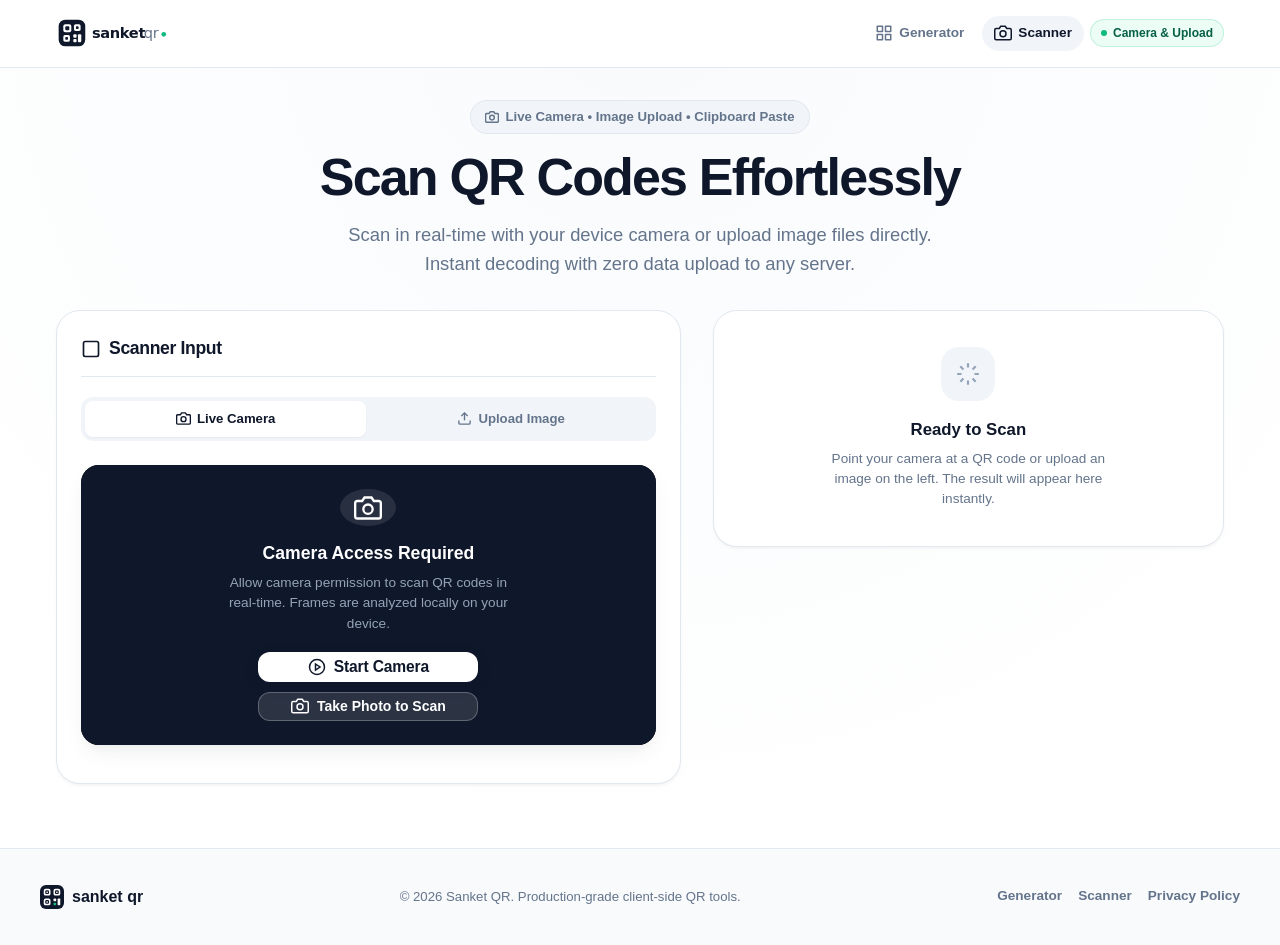
<file: scan.html>
<!DOCTYPE html>
<html lang="en">
<head>
  <meta charset="UTF-8">
  <meta name="viewport" content="width=device-width, initial-scale=1.0, viewport-fit=cover">
  <meta name="apple-mobile-web-app-capable" content="yes">
  <meta name="apple-mobile-web-app-status-bar-style" content="default">
  <meta name="mobile-web-app-capable" content="yes">
  <title>Sanket QR — Live Camera &amp; Image QR Code Scanner</title>

  <!-- Primary Meta Tags -->
  <meta name="title" content="Sanket QR — Live Camera & Image QR Code Scanner">
  <meta name="description" content="Scan QR codes using your device camera or upload image files (PNG, JPG, WEBP). Fast, free, private client-side decoding with zero data sent to external servers.">
  <meta name="keywords" content="QR code scanner, camera QR reader, upload QR code, decode QR image, online QR scanner, sanket qr">
  <meta name="author" content="Sanket QR">
  <meta name="theme-color" content="#ffffff">

  <!-- Open Graph / Facebook -->
  <meta property="og:type" content="website">
  <meta property="og:url" content="https://sanket-qr.com/scan.html">
  <meta property="og:title" content="Sanket QR — Live Camera & Image QR Scanner">
  <meta property="og:description" content="Scan QR codes with your live camera or upload images. Instant, client-side, and private.">
  <meta property="og:image" content="assets/screenshots/og-banner.svg">

  <!-- Twitter -->
  <meta property="twitter:card" content="summary_large_image">
  <meta property="twitter:url" content="https://sanket-qr.com/scan.html">
  <meta property="twitter:title" content="Sanket QR — Live Camera & Image QR Scanner">
  <meta property="twitter:description" content="Scan QR codes with your live camera or upload images. Instant, client-side, and private.">
  <meta property="twitter:image" content="assets/screenshots/og-banner.svg">

  <!-- Favicons & Manifest -->
  <link rel="icon" type="image/svg+xml" href="assets/icons/favicon.svg">
  <link rel="apple-touch-icon" href="assets/icons/apple-touch-icon.png">
  <link rel="manifest" href="manifest.webmanifest">

  <!-- Stylesheet -->
  <link rel="stylesheet" href="style.css?v=1.0.8">
</head>
<body>

  <!-- Site Header -->
  <header class="site-header">
    <div class="header-container">
      <a href="index.html" class="brand-link" aria-label="Sanket QR Homepage">
        <img src="assets/logo/sanket-qr-logo.svg" alt="Sanket QR Logo" class="brand-logo-img" width="160" height="36">
      </a>

      <nav class="nav-links" aria-label="Main Navigation">
        <a href="index.html" class="nav-item">
          <svg width="18" height="18" viewBox="0 0 24 24" fill="none" stroke="currentColor" stroke-width="2" stroke-linecap="round" stroke-linejoin="round">
            <rect x="3" y="3" width="7" height="7"/><rect x="14" y="3" width="7" height="7"/><rect x="14" y="14" width="7" height="7"/><rect x="3" y="14" width="7" height="7"/>
          </svg>
          <span>Generator</span>
        </a>
        <a href="scan.html" class="nav-item active" aria-current="page">
          <svg width="18" height="18" viewBox="0 0 24 24" fill="none" stroke="currentColor" stroke-width="2" stroke-linecap="round" stroke-linejoin="round">
            <path d="M23 19a2 2 0 0 1-2 2H3a2 2 0 0 1-2-2V8a2 2 0 0 1 2-2h4l2-3h6l2 3h4a2 2 0 0 1 2 2z"/><circle cx="12" cy="13" r="4"/>
          </svg>
          <span>Scanner</span>
        </a>
        <div class="badge-tag" title="Decodes 100% inside your browser">
          <span class="badge-dot"></span>
          <span>Camera &amp; Upload</span>
        </div>
      </nav>
    </div>
  </header>

  <!-- Main Content Wrapper -->
  <main class="main-wrapper">
    <!-- Hero Banner -->
    <section class="hero-banner">
      <div class="hero-pill">
        <svg width="14" height="14" viewBox="0 0 24 24" fill="none" stroke="currentColor" stroke-width="2.5"><path d="M23 19a2 2 0 0 1-2 2H3a2 2 0 0 1-2-2V8a2 2 0 0 1 2-2h4l2-3h6l2 3h4a2 2 0 0 1 2 2z"/><circle cx="12" cy="13" r="4"/></svg>
        <span>Live Camera • Image Upload • Clipboard Paste</span>
      </div>
      <h1 class="hero-title">Scan QR Codes Effortlessly</h1>
      <p class="hero-subtitle">
        Scan in real-time with your device camera or upload image files directly. Instant decoding with zero data upload to any server.
      </p>
    </section>

    <!-- Scanner Dual Grid -->
    <div class="scanner-grid">
      <!-- Left Column: Scanner Modes & Viewfinder -->
      <section class="card-panel" aria-labelledby="scanner-heading">
        <div class="card-header-row">
          <h2 id="scanner-heading" class="card-title">
            <svg width="20" height="20" viewBox="0 0 24 24" fill="none" stroke="currentColor" stroke-width="2"><rect x="3" y="3" width="18" height="18" rx="2"/><path d="M7 7h.01M17 7h.01M7 17h.01M17 17h.01"/></svg>
            <span>Scanner Input</span>
          </h2>

          <!-- Camera Selection Dropdown (populated dynamically) -->
          <select id="camera-select" class="select-field" style="max-width: 170px; display: none;" aria-label="Select Camera Device">
            <option value="">Default Camera</option>
          </select>
        </div>

        <!-- Mode Toggle Tabs (Camera vs Upload) -->
        <div class="tabs-scroll-wrapper" role="tablist" aria-label="Scanner Mode">
          <div class="tabs-nav" style="width: 100%;">
            <button type="button" id="tab-mode-camera" class="tab-btn active" style="flex: 1; justify-content: center;" role="tab" aria-selected="true">
              <svg viewBox="0 0 24 24" fill="none" stroke="currentColor"><path d="M23 19a2 2 0 0 1-2 2H3a2 2 0 0 1-2-2V8a2 2 0 0 1 2-2h4l2-3h6l2 3h4a2 2 0 0 1 2 2z"/><circle cx="12" cy="13" r="4"/></svg>
              <span>Live Camera</span>
            </button>
            <button type="button" id="tab-mode-upload" class="tab-btn" style="flex: 1; justify-content: center;" role="tab" aria-selected="false">
              <svg viewBox="0 0 24 24" fill="none" stroke="currentColor"><path d="M21 15v4a2 2 0 0 1-2 2H5a2 2 0 0 1-2-2v-4"/><polyline points="17 8 12 3 7 8"/><line x1="12" y1="3" x2="12" y2="15"/></svg>
              <span>Upload Image</span>
            </button>
          </div>
        </div>

        <!-- Panel 1: Live Camera Scanner -->
        <div id="panel-camera" style="display: block;">
          <div class="scanner-viewfinder-container">
            <!-- Html5Qrcode video injects here -->
            <div id="reader"></div>

            <!-- Custom Reticle Laser Overlay -->
            <div id="reticle-overlay" class="scanner-reticle-overlay">
              <div class="reticle-box">
                <div class="scanner-laser-line"></div>
              </div>
            </div>

            <!-- Permission / Start Camera Prompt -->
            <div id="camera-prompt-box" style="position: absolute; inset: 0; display: flex; flex-direction: column; align-items: center; justify-content: center; padding: 24px; text-align: center; color: #ffffff; background: #0f172a;">
              <div style="width: 56px; height: 56px; border-radius: 50%; background: rgba(255, 255, 255, 0.1); display: flex; align-items: center; justify-content: center; margin-bottom: 14px;">
                <svg width="28" height="28" viewBox="0 0 24 24" fill="none" stroke="#ffffff" stroke-width="2"><path d="M23 19a2 2 0 0 1-2 2H3a2 2 0 0 1-2-2V8a2 2 0 0 1 2-2h4l2-3h6l2 3h4a2 2 0 0 1 2 2z"/><circle cx="12" cy="13" r="4"/></svg>
              </div>
              <h3 style="font-size: 1.1rem; font-weight: 700; margin-bottom: 6px;">Camera Access Required</h3>
              <p style="font-size: 0.85rem; color: #94a3b8; max-width: 280px; margin-bottom: 18px;">
                Allow camera permission to scan QR codes in real-time. Frames are analyzed locally on your device.
              </p>
              <button type="button" id="btn-start-camera" class="btn-primary" style="max-width: 220px; height: 44px; background: #ffffff; color: #0f172a;">
                <svg width="18" height="18" viewBox="0 0 24 24" fill="none" stroke="currentColor" stroke-width="2"><circle cx="12" cy="12" r="10"/><polygon points="10 8 16 12 10 16 10 8"/></svg>
                <span>Start Camera</span>
              </button>
              <label for="camera-snap-input" class="btn-secondary" style="max-width: 220px; height: 42px; margin-top: 10px; cursor: pointer; background: rgba(255, 255, 255, 0.12); color: #ffffff; border-color: rgba(255, 255, 255, 0.25); display: inline-flex; align-items: center; justify-content: center; gap: 8px;">
                <svg width="18" height="18" viewBox="0 0 24 24" fill="none" stroke="currentColor" stroke-width="2"><path d="M23 19a2 2 0 0 1-2 2H3a2 2 0 0 1-2-2V8a2 2 0 0 1 2-2h4l2-3h6l2 3h4a2 2 0 0 1 2 2z"/><circle cx="12" cy="13" r="4"/></svg>
                <span>Take Photo to Scan</span>
                <input type="file" id="camera-snap-input" accept="image/*" capture="environment" class="visually-hidden">
              </label>
            </div>
          </div>

          <!-- Bottom Camera Controls -->
          <div class="camera-controls-bar">
            <button type="button" id="btn-stop-camera" class="btn-secondary" style="display: none;">
              <svg width="16" height="16" viewBox="0 0 24 24" fill="none" stroke="currentColor" stroke-width="2"><rect x="6" y="6" width="12" height="12"/></svg>
              <span>Pause Camera</span>
            </button>
            <button type="button" id="btn-restart-camera" class="btn-secondary" style="display: none;" title="Restart Camera if frozen or stuck">
              <svg width="16" height="16" viewBox="0 0 24 24" fill="none" stroke="currentColor" stroke-width="2"><path d="M23 4v6h-6"/><path d="M20.49 15a9 9 0 1 1-2.12-9.36L23 10"/></svg>
              <span>Restart Camera</span>
            </button>
            <button type="button" id="btn-torch" class="btn-secondary" style="display: none;" title="Toggle Flashlight">
              <svg width="16" height="16" viewBox="0 0 24 24" fill="none" stroke="currentColor" stroke-width="2"><polygon points="13 2 3 14 12 14 11 22 21 10 12 10 13 2"/></svg>
              <span>Flashlight</span>
            </button>
          </div>
        </div>

        <!-- Panel 2: Image Upload Scanner -->
        <div id="panel-upload" style="display: none;">
          <input type="file" id="file-input" accept="image/*" class="visually-hidden">
          <label for="file-input" id="upload-dropzone" class="upload-dropzone" tabindex="0" role="button" aria-label="Drop or select QR code image">
            <div class="dropzone-icon">
              <svg width="28" height="28" viewBox="0 0 24 24" fill="none" stroke="currentColor" stroke-width="2"><path d="M21 15v4a2 2 0 0 1-2 2H5a2 2 0 0 1-2-2v-4"/><polyline points="17 8 12 3 7 8"/><line x1="12" y1="3" x2="12" y2="15"/></svg>
            </div>
            <h3 class="dropzone-title">Upload a QR Code Image</h3>
            <p class="dropzone-hint">
              Tap here to <strong>browse gallery or files</strong>, or drag &amp; drop
            </p>
            <span class="badge-tag" style="background: var(--bg-elevated); color: var(--text-muted); border-color: var(--border-light); margin-top: 4px;">
              Supports PNG, JPG, WEBP, and Screenshots
            </span>
          </label>

          <div style="margin-top: 12px; display: flex; gap: 10px;">
            <label for="camera-snap-input-upload" class="btn-secondary" style="cursor: pointer; width: 100%; justify-content: center; display: inline-flex; align-items: center; gap: 8px;">
              <svg width="18" height="18" viewBox="0 0 24 24" fill="none" stroke="currentColor" stroke-width="2"><path d="M23 19a2 2 0 0 1-2 2H3a2 2 0 0 1-2-2V8a2 2 0 0 1 2-2h4l2-3h6l2 3h4a2 2 0 0 1 2 2z"/><circle cx="12" cy="13" r="4"/></svg>
              <span>Take Photo with Camera</span>
            </label>
            <input type="file" id="camera-snap-input-upload" accept="image/*" capture="environment" class="visually-hidden">
          </div>

          <!-- Uploaded Image Preview -->
          <div id="image-preview-holder" class="image-preview-holder" style="margin-top: 16px;">
            <img id="image-preview" alt="QR Code Preview">
          </div>
        </div>
      </section>

      <!-- Right Column: Decoded Result Card -->
      <aside>
        <div id="decoded-result-card" class="decoded-result-card" aria-live="polite">
          <div style="display: flex; align-items: center; justify-content: space-between; margin-bottom: 12px;">
            <span id="decoded-type-badge" class="decoded-status-badge">
              <svg width="14" height="14" viewBox="0 0 24 24" fill="none" stroke="currentColor" stroke-width="3"><polyline points="20 6 9 17 4 12"/></svg>
              QR Code Detected
            </span>
            <span style="font-size: 0.775rem; color: var(--text-muted);">Decoded locally</span>
          </div>

          <h3 style="font-size: 1.1rem; font-weight: 700; margin-bottom: 8px;">Decoded Content:</h3>
          
          <!-- Decoded Text Display (Safe against HTML injection) -->
          <div id="decoded-content" class="decoded-box"></div>

          <!-- Result Actions -->
          <div class="result-actions-grid">
            <a id="btn-open-link" href="#" target="_blank" rel="noopener noreferrer" class="btn-primary" style="display: none;">
              <svg width="18" height="18" viewBox="0 0 24 24" fill="none" stroke="currentColor" stroke-width="2.2"><path d="M18 13v6a2 2 0 0 1-2 2H5a2 2 0 0 1-2-2V8a2 2 0 0 1 2-2h6"/><polyline points="15 3 21 3 21 9"/><line x1="10" y1="14" x2="21" y2="3"/></svg>
              <span>Open Link</span>
            </a>
            <button type="button" id="btn-copy-decoded" class="btn-secondary">
              <svg width="18" height="18" viewBox="0 0 24 24" fill="none" stroke="currentColor" stroke-width="2.2"><rect x="9" y="9" width="13" height="13" rx="2" ry="2"/><path d="M5 15H4a2 2 0 0 1-2-2V4a2 2 0 0 1 2-2h9a2 2 0 0 1 2 2v1"/></svg>
              <span>Copy Text</span>
            </button>
            <button type="button" id="btn-share-decoded" class="btn-secondary btn-icon-only" title="Share" aria-label="Share decoded result">
              <svg width="18" height="18" viewBox="0 0 24 24" fill="none" stroke="currentColor" stroke-width="2.2"><circle cx="18" cy="5" r="3"/><circle cx="6" cy="12" r="3"/><circle cx="18" cy="19" r="3"/><line x1="8.59" y1="13.51" x2="15.42" y2="17.49"/><line x1="15.41" y1="6.51" x2="8.59" y2="10.49"/></svg>
            </button>
          </div>

          <div style="margin-top: 18px; text-align: center;">
            <button type="button" id="btn-scan-again" class="btn-text-link" style="font-size: 0.9rem;">
              Scan Another Code
            </button>
          </div>
        </div>

        <!-- Initial Placeholder Card when nothing is scanned yet -->
        <div id="scanner-placeholder-card" class="card-panel" style="text-align: center; padding: 36px 20px;">
          <div style="width: 54px; height: 54px; border-radius: var(--radius-lg); background: var(--bg-elevated); display: flex; align-items: center; justify-content: center; margin: 0 auto 16px; color: var(--text-dim);">
            <svg width="26" height="26" viewBox="0 0 24 24" fill="none" stroke="currentColor" stroke-width="2"><path d="M12 2v4M12 18v4M4.93 4.93l2.83 2.83M16.24 16.24l2.83 2.83M2 12h4M18 12h4M4.93 19.07l2.83-2.83M16.24 7.76l2.83-2.83"/></svg>
          </div>
          <h3 style="font-size: 1.05rem; font-weight: 700; margin-bottom: 6px;">Ready to Scan</h3>
          <p style="font-size: 0.85rem; color: var(--text-muted); max-width: 280px; margin: 0 auto; line-height: 1.5;">
            Point your camera at a QR code or upload an image on the left. The result will appear here instantly.
          </p>
        </div>
      </aside>
    </div>

    <!-- Scan History Section -->
    <section id="scan-history-section" class="history-section" style="display: none;" aria-labelledby="scan-history-heading">
      <div class="history-header">
        <h2 id="scan-history-heading" class="history-title">
          <svg width="18" height="18" viewBox="0 0 24 24" fill="none" stroke="currentColor" stroke-width="2"><circle cx="12" cy="12" r="10"/><polyline points="12 6 12 12 16 14"/></svg>
          <span>Recent Scans</span>
        </h2>
        <button type="button" id="btn-clear-scan-history" class="btn-text-link">Clear Scans</button>
      </div>
      <div id="scan-history-list" class="history-list"></div>
    </section>
  </main>

  <!-- Site Footer -->
  <footer class="site-footer">
    <div class="footer-container">
      <div class="footer-brand">
        <img src="assets/logo/sanket-qr-mark.svg" alt="Sanket Mark" width="24" height="24">
        <span>sanket qr</span>
      </div>
      <div class="footer-copyright">
        &copy; <span id="current-year">2026</span> Sanket QR. Production-grade client-side QR tools.
      </div>
      <div class="footer-links">
        <a href="index.html">Generator</a>
        <a href="scan.html">Scanner</a>
        <a href="privacy.html">Privacy Policy</a>
      </div>
    </div>
  </footer>

  <!-- Toast Notification Container -->
  <div id="toast-container" class="toast-container" aria-live="polite"></div>

  <!-- Html5Qrcode Library with CDN Fallback -->
  <script src="assets/vendor/html5-qrcode.min.js"></script>
  <script>
    if (typeof window.Html5Qrcode === 'undefined') {
      const s = document.createElement('script');
      s.src = 'https://unpkg.com/html5-qrcode@2.3.8/html5-qrcode.min.js';
      document.head.appendChild(s);
    }
  </script>

  <!-- jsQR Library for High-Accuracy Fallback & Multi-Angle Decoding -->
  <script src="assets/vendor/jsqr.min.js"></script>
  <script>
    if (typeof window.jsQR === 'undefined') {
      const s = document.createElement('script');
      s.src = 'https://cdn.jsdelivr.net/npm/jsqr@1.4.0/dist/jsQR.min.js';
      document.head.appendChild(s);
    }
    document.getElementById('current-year').textContent = new Date().getFullYear();
  </script>

  <!-- Scanner Logic Module -->
  <script type="module" src="scanner.js?v=1.0.8"></script>
</body>
</html>
</file>
<file: style.css>
/* ==========================================================================
   SANKET QR - Production Stylesheet
   Modern, Minimalist, High-Performance CSS (Pure Vanilla)
   Mobile-First & 100% Responsive Architecture
   ========================================================================== */

:root {
  /* Color Palette - Premium White & Black Aesthetic */
  --bg-app: #ffffff;
  --bg-subtle: #f8fafc;
  --bg-card: #ffffff;
  --bg-elevated: #f1f5f9;
  --border-light: #e2e8f0;
  --border-focus: #0f172a;

  --text-main: #0f172a;
  --text-muted: #64748b;
  --text-dim: #94a3b8;
  --text-inverse: #ffffff;

  --primary: #0f172a;
  --primary-hover: #1e293b;
  --primary-active: #334155;
  --primary-rgb: 15, 23, 42;

  --accent-green: #10b981;
  --accent-green-bg: #ecfdf5;
  --accent-red: #ef4444;
  --accent-red-bg: #fef2f2;
  --accent-blue: #2563eb;
  --accent-blue-bg: #eff6ff;

  /* Typography */
  --font-sans: -apple-system, BlinkMacSystemFont, "Segoe UI", Roboto, "Helvetica Neue", Arial, sans-serif;
  --font-mono: ui-monospace, SFMono-Regular, Menlo, Monaco, Consolas, monospace;

  /* Shadows */
  --shadow-xs: 0 1px 2px 0 rgba(15, 23, 42, 0.05);
  --shadow-sm: 0 2px 4px -1px rgba(15, 23, 42, 0.06), 0 1px 2px -1px rgba(15, 23, 42, 0.04);
  --shadow-md: 0 10px 25px -5px rgba(15, 23, 42, 0.07), 0 8px 10px -6px rgba(15, 23, 42, 0.04);
  --shadow-lg: 0 20px 35px -10px rgba(15, 23, 42, 0.1), 0 10px 15px -5px rgba(15, 23, 42, 0.05);
  --shadow-glow: 0 0 0 3px rgba(15, 23, 42, 0.15);

  /* Border Radii */
  --radius-sm: 8px;
  --radius-md: 12px;
  --radius-lg: 18px;
  --radius-xl: 24px;
  --radius-full: 9999px;

  /* Layout */
  --header-height: 68px;
  --container-max-w: 1200px;
  --transition-fast: 160ms cubic-bezier(0.4, 0, 0.2, 1);
  --transition-normal: 240ms cubic-bezier(0.4, 0, 0.2, 1);
}

/* Global Reset & Strict Mobile Overflow Prevention */
*, *::before, *::after {
  box-sizing: border-box;
  margin: 0;
  padding: 0;
}

html {
  font-family: var(--font-sans);
  background-color: var(--bg-app);
  color: var(--text-main);
  line-height: 1.5;
  -webkit-font-smoothing: antialiased;
  -moz-osx-font-smoothing: grayscale;
  scroll-behavior: smooth;
  text-rendering: optimizeLegibility;
  overflow-x: hidden;
  width: 100%;
  max-width: 100vw;
}

body {
  min-height: 100vh;
  display: flex;
  flex-direction: column;
  background: radial-gradient(circle at 50% 0%, #f8fafc 0%, #ffffff 80%);
  background-attachment: fixed;
  color: var(--text-main);
  overflow-x: hidden;
  width: 100%;
  max-width: 100vw;
  position: relative;
}

a {
  color: inherit;
  text-decoration: none;
}

button, input, textarea, select {
  font: inherit;
  color: inherit;
}

button {
  cursor: pointer;
  border: none;
  background: none;
  touch-action: manipulation;
}

img, svg {
  display: block;
  max-width: 100%;
  height: auto;
}

/* ==========================================================================
   Header & Navigation (Fully Mobile Optimized & Safe Area Notch Support)
   ========================================================================== */
.site-header {
  position: sticky;
  top: 0;
  z-index: 100;
  background: rgba(255, 255, 255, 0.96);
  backdrop-filter: blur(12px);
  -webkit-backdrop-filter: blur(12px);
  border-bottom: 1px solid var(--border-light);
  width: 100%;
  box-sizing: border-box;
  display: flex;
  align-items: center;
  padding-top: env(safe-area-inset-top, 0px);
  padding-left: env(safe-area-inset-left, 0px);
  padding-right: env(safe-area-inset-right, 0px);
  min-height: calc(var(--header-height) + env(safe-area-inset-top, 0px));
}

.header-container {
  width: 100%;
  max-width: var(--container-max-w);
  margin: 0 auto;
  padding: 0 16px;
  display: flex;
  align-items: center;
  justify-content: space-between;
  box-sizing: border-box;
  gap: 8px;
}

.brand-link {
  display: flex;
  align-items: center;
  gap: 8px;
  font-size: 1.15rem;
  font-weight: 800;
  letter-spacing: -0.03em;
  color: var(--text-main);
  text-decoration: none;
  transition: opacity var(--transition-fast);
  flex-shrink: 0;
}

.brand-link:hover {
  opacity: 0.88;
}

.brand-logo-img {
  height: 32px;
  width: auto;
  display: block;
}

.nav-links {
  display: flex;
  align-items: center;
  gap: 6px;
  flex-shrink: 0;
}

.nav-item {
  display: inline-flex;
  align-items: center;
  gap: 6px;
  padding: 7px 12px;
  border-radius: var(--radius-full);
  font-size: 0.85rem;
  font-weight: 600;
  color: var(--text-muted);
  transition: all var(--transition-fast);
  white-space: nowrap;
}

.nav-item:hover {
  color: var(--text-main);
  background-color: var(--bg-subtle);
}

.nav-item.active {
  color: var(--text-main);
  background-color: var(--bg-elevated);
}

.badge-tag {
  display: inline-flex;
  align-items: center;
  gap: 6px;
  padding: 4px 10px;
  background: var(--accent-green-bg);
  color: #065f46;
  font-size: 0.75rem;
  font-weight: 600;
  border-radius: var(--radius-full);
  border: 1px solid rgba(16, 185, 129, 0.2);
  white-space: nowrap;
}

.badge-dot {
  width: 6px;
  height: 6px;
  border-radius: 50%;
  background-color: var(--accent-green);
  animation: pulse-dot 2s infinite ease-in-out;
}

@keyframes pulse-dot {
  0%, 100% { transform: scale(1); opacity: 1; }
  50% { transform: scale(1.4); opacity: 0.6; }
}

@media (max-width: 768px) {
  .site-header {
    /* Push content comfortably below the status bar, clock, notch, and battery icons */
    padding-top: max(env(safe-area-inset-top, 0px), 24px);
    padding-bottom: 8px;
    height: auto;
    min-height: calc(56px + max(env(safe-area-inset-top, 0px), 24px));
  }
  .site-header .badge-tag {
    display: none !important;
  }
  .header-container {
    padding: 2px 12px;
  }
}

/* Standalone PWA, Home Screen App, Full-Screen Webview mode */
@media (display-mode: standalone), (display-mode: fullscreen), (display-mode: minimal-ui) {
  .site-header {
    padding-top: max(env(safe-area-inset-top, 0px), 36px) !important;
    padding-bottom: 10px;
    height: auto !important;
    min-height: calc(56px + max(env(safe-area-inset-top, 0px), 36px)) !important;
  }
}

@media (max-width: 480px) {
  .brand-logo-img {
    height: 26px;
  }
  .nav-links {
    gap: 4px;
  }
  .nav-item {
    padding: 6px 9px;
    font-size: 0.775rem;
    gap: 4px;
  }
  .nav-item svg {
    width: 14px;
    height: 14px;
  }
}

/* ==========================================================================
   Main Layout & Hero Section
   ========================================================================== */
.main-wrapper {
  flex: 1;
  max-width: var(--container-max-w);
  width: 100%;
  margin: 0 auto;
  padding: 32px 16px 64px;
  box-sizing: border-box;
  min-width: 0;
}

.hero-banner {
  text-align: center;
  margin-bottom: 32px;
  width: 100%;
  box-sizing: border-box;
}

.hero-pill {
  display: inline-flex;
  align-items: center;
  gap: 6px;
  background-color: var(--bg-elevated);
  border: 1px solid var(--border-light);
  padding: 6px 14px;
  border-radius: var(--radius-full);
  font-size: 0.825rem;
  font-weight: 600;
  color: var(--text-muted);
  margin-bottom: 14px;
  max-width: 100%;
  box-sizing: border-box;
}

.hero-title {
  font-size: clamp(1.75rem, 5vw, 3.25rem);
  font-weight: 800;
  letter-spacing: -0.035em;
  line-height: 1.15;
  color: var(--text-main);
  margin-bottom: 12px;
  word-break: break-word;
}

.hero-subtitle {
  font-size: clamp(0.95rem, 2vw, 1.15rem);
  color: var(--text-muted);
  max-width: 600px;
  margin: 0 auto;
  font-weight: 400;
  line-height: 1.6;
}

/* Grid Layout for Generator */
.generator-grid,
.scanner-grid {
  display: grid;
  grid-template-columns: 1fr;
  gap: 24px;
  align-items: start;
  width: 100%;
  min-width: 0;
  box-sizing: border-box;
}

.generator-grid > *,
.scanner-grid > * {
  min-width: 0;
  max-width: 100%;
  box-sizing: border-box;
}

@media (min-width: 960px) {
  .generator-grid {
    grid-template-columns: 1.15fr 0.85fr;
    gap: 32px;
  }
  .scanner-grid {
    grid-template-columns: 1.1fr 0.9fr;
    gap: 32px;
  }
}

/* ==========================================================================
   Cards & Surfaces
   ========================================================================== */
.card-panel {
  background: var(--bg-card);
  border: 1px solid var(--border-light);
  border-radius: var(--radius-xl);
  box-shadow: var(--shadow-sm);
  padding: 24px;
  transition: box-shadow var(--transition-normal);
  width: 100%;
  max-width: 100%;
  box-sizing: border-box;
  min-width: 0;
}

.card-panel:hover {
  box-shadow: var(--shadow-md);
}

.card-header-row {
  display: flex;
  align-items: center;
  justify-content: space-between;
  margin-bottom: 20px;
  padding-bottom: 14px;
  border-bottom: 1px solid var(--border-light);
  gap: 12px;
  width: 100%;
  box-sizing: border-box;
}

.card-title {
  font-size: 1.1rem;
  font-weight: 700;
  letter-spacing: -0.02em;
  display: flex;
  align-items: center;
  gap: 8px;
  min-width: 0;
}

@media (max-width: 480px) {
  .card-header-row {
    flex-wrap: wrap;
    gap: 8px;
  }
}

/* ==========================================================================
   Input Type Tabs (Future-ready Extensible Architecture)
   ========================================================================== */
.tabs-scroll-wrapper {
  width: 100%;
  max-width: 100%;
  overflow-x: auto;
  margin-bottom: 20px;
  padding-bottom: 4px;
  -webkit-overflow-scrolling: touch;
  scrollbar-width: none;
  box-sizing: border-box;
}

.tabs-scroll-wrapper::-webkit-scrollbar {
  display: none;
}

.tabs-nav {
  display: flex;
  gap: 4px;
  background-color: var(--bg-elevated);
  padding: 4px;
  border-radius: var(--radius-md);
  min-width: max-content;
}

.tab-btn {
  display: inline-flex;
  align-items: center;
  gap: 6px;
  padding: 8px 12px;
  border-radius: var(--radius-sm);
  font-size: 0.825rem;
  font-weight: 600;
  color: var(--text-muted);
  transition: all var(--transition-fast);
  white-space: nowrap;
}

.tab-btn svg {
  width: 15px;
  height: 15px;
  stroke-width: 2.2;
}

.tab-btn:hover {
  color: var(--text-main);
}

.tab-btn.active {
  background: var(--bg-card);
  color: var(--text-main);
  box-shadow: var(--shadow-xs);
}

/* Tab Panels */
.tab-content {
  display: none;
  width: 100%;
  box-sizing: border-box;
}

.tab-content.active {
  display: block;
  animation: fadeIn 200ms ease;
}

@keyframes fadeIn {
  from { opacity: 0; transform: translateY(4px); }
  to { opacity: 1; transform: translateY(0); }
}

/* ==========================================================================
   Form Controls, Inputs, and Fields
   ========================================================================== */
.form-group {
  margin-bottom: 16px;
  width: 100%;
  box-sizing: border-box;
}

.form-label {
  display: flex;
  justify-content: space-between;
  align-items: center;
  font-size: 0.85rem;
  font-weight: 600;
  color: var(--text-main);
  margin-bottom: 8px;
  gap: 8px;
}

.label-hint {
  font-size: 0.75rem;
  font-weight: 400;
  color: var(--text-muted);
}

.input-wrapper {
  position: relative;
  display: flex;
  align-items: center;
  width: 100%;
  max-width: 100%;
  box-sizing: border-box;
}

.input-icon-left {
  position: absolute;
  left: 14px;
  color: var(--text-muted);
  pointer-events: none;
  width: 18px;
  height: 18px;
}

.input-field {
  width: 100%;
  max-width: 100%;
  height: 48px;
  padding: 12px 14px;
  font-size: 0.95rem;
  background-color: var(--bg-subtle);
  border: 1.5px solid var(--border-light);
  border-radius: var(--radius-md);
  color: var(--text-main);
  transition: all var(--transition-fast);
  box-sizing: border-box;
}

.input-field.has-icon-left {
  padding-left: 42px;
}

.input-field.has-action-right {
  padding-right: 76px;
}

.input-field:focus {
  outline: none;
  background-color: #ffffff;
  border-color: var(--border-focus);
  box-shadow: var(--shadow-glow);
}

.input-field::placeholder {
  color: var(--text-dim);
}

.input-action-right {
  position: absolute;
  right: 6px;
  display: flex;
  align-items: center;
  gap: 4px;
}

.input-inline-btn {
  padding: 5px 10px;
  border-radius: var(--radius-sm);
  font-size: 0.75rem;
  font-weight: 600;
  background: var(--bg-card);
  border: 1px solid var(--border-light);
  color: var(--text-muted);
  transition: all var(--transition-fast);
  white-space: nowrap;
}

.input-inline-btn:hover {
  background: var(--bg-elevated);
  color: var(--text-main);
}

.input-clear-btn {
  display: none;
  padding: 6px;
  color: var(--text-dim);
  border-radius: 50%;
  transition: color var(--transition-fast);
}

.input-clear-btn:hover {
  color: var(--text-main);
}

.input-clear-btn.visible {
  display: inline-flex;
}

.textarea-field {
  width: 100%;
  max-width: 100%;
  padding: 12px 14px;
  font-size: 0.925rem;
  background-color: var(--bg-subtle);
  border: 1.5px solid var(--border-light);
  border-radius: var(--radius-md);
  color: var(--text-main);
  resize: vertical;
  min-height: 90px;
  transition: all var(--transition-fast);
  box-sizing: border-box;
}

.textarea-field:focus {
  outline: none;
  background-color: #ffffff;
  border-color: var(--border-focus);
  box-shadow: var(--shadow-glow);
}

.form-grid-2 {
  display: grid;
  grid-template-columns: 1fr;
  gap: 12px;
  width: 100%;
  box-sizing: border-box;
}

@media (min-width: 540px) {
  .form-grid-2 {
    grid-template-columns: 1fr 1fr;
  }
}

.field-error-msg {
  display: none;
  align-items: center;
  gap: 6px;
  font-size: 0.8rem;
  color: var(--accent-red);
  margin-top: 6px;
  font-weight: 500;
}

.field-error-msg.visible {
  display: flex;
}

/* ==========================================================================
   Accordion / Customization Settings Drawer
   ========================================================================== */
.customization-drawer {
  margin: 18px 0;
  border: 1px solid var(--border-light);
  border-radius: var(--radius-md);
  overflow: hidden;
  background-color: var(--bg-subtle);
  width: 100%;
  box-sizing: border-box;
}

.drawer-toggle {
  width: 100%;
  display: flex;
  align-items: center;
  justify-content: space-between;
  padding: 12px 14px;
  font-size: 0.85rem;
  font-weight: 600;
  color: var(--text-main);
  background: transparent;
  transition: background var(--transition-fast);
  gap: 8px;
}

.drawer-toggle:hover {
  background: rgba(0, 0, 0, 0.02);
}

.drawer-toggle svg.chevron {
  transition: transform var(--transition-fast);
  flex-shrink: 0;
}

.drawer-toggle[aria-expanded="true"] svg.chevron {
  transform: rotate(180deg);
}

.drawer-content {
  display: none;
  padding: 16px;
  border-top: 1px solid var(--border-light);
  background: var(--bg-card);
  width: 100%;
  box-sizing: border-box;
}

.drawer-content.open {
  display: block;
  animation: fadeIn 200ms ease;
}

.settings-grid {
  display: grid;
  grid-template-columns: 1fr;
  gap: 14px;
  width: 100%;
  box-sizing: border-box;
}

@media (min-width: 480px) {
  .settings-grid {
    grid-template-columns: 1fr 1fr;
  }
}

.color-picker-row {
  display: flex;
  align-items: center;
  gap: 12px;
}

.color-input-badge {
  position: relative;
  width: 38px;
  height: 38px;
  border-radius: var(--radius-sm);
  border: 1px solid var(--border-light);
  overflow: hidden;
  cursor: pointer;
  flex-shrink: 0;
}

.color-input-badge input[type="color"] {
  position: absolute;
  top: -10px;
  left: -10px;
  width: 60px;
  height: 60px;
  border: none;
  cursor: pointer;
}

.select-field {
  width: 100%;
  max-width: 100%;
  height: 40px;
  padding: 8px 12px;
  font-size: 0.85rem;
  background-color: var(--bg-subtle);
  border: 1px solid var(--border-light);
  border-radius: var(--radius-sm);
  color: var(--text-main);
  cursor: pointer;
  box-sizing: border-box;
}

.select-field:focus {
  outline: none;
  border-color: var(--border-focus);
}

/* Accessibility / Utility Classes */
.visually-hidden {
  position: absolute !important;
  width: 1px !important;
  height: 1px !important;
  padding: 0 !important;
  margin: -1px !important;
  overflow: hidden !important;
  clip: rect(0, 0, 0, 0) !important;
  white-space: nowrap !important;
  border: 0 !important;
}

/* ==========================================================================
   Action Buttons
   ========================================================================== */
.btn-primary {
  display: inline-flex;
  align-items: center;
  justify-content: center;
  gap: 8px;
  width: 100%;
  height: 50px;
  background-color: var(--primary);
  color: var(--text-inverse);
  font-size: 0.975rem;
  font-weight: 700;
  letter-spacing: -0.01em;
  border-radius: var(--radius-md);
  box-shadow: 0 4px 14px rgba(15, 23, 42, 0.15);
  transition: all var(--transition-fast);
  box-sizing: border-box;
  touch-action: manipulation;
}

.btn-primary:hover {
  background-color: var(--primary-hover);
  transform: translateY(-1px);
  box-shadow: 0 6px 20px rgba(15, 23, 42, 0.2);
}

.btn-primary:active {
  transform: translateY(0) scale(0.99);
  background-color: var(--primary-active);
}

.btn-secondary {
  display: inline-flex;
  align-items: center;
  justify-content: center;
  gap: 8px;
  height: 46px;
  padding: 0 16px;
  background-color: var(--bg-card);
  color: var(--text-main);
  font-size: 0.875rem;
  font-weight: 600;
  border: 1.5px solid var(--border-light);
  border-radius: var(--radius-md);
  transition: all var(--transition-fast);
  box-sizing: border-box;
  touch-action: manipulation;
  width: 100%;
}

.btn-secondary:hover {
  background-color: var(--bg-subtle);
  border-color: var(--text-muted);
}

.btn-secondary:active {
  transform: scale(0.98);
}

.btn-icon-only {
  width: 46px;
  height: 46px;
  padding: 0;
  border-radius: var(--radius-md);
  flex-shrink: 0;
}

/* ==========================================================================
   Preview Card & QR Display
   ========================================================================== */
.preview-card-sticky {
  position: relative;
  width: 100%;
  box-sizing: border-box;
}

@media (min-width: 960px) {
  .preview-card-sticky {
    position: sticky;
    top: calc(var(--header-height) + 20px);
  }
}

.qr-display-box {
  background-color: var(--bg-subtle);
  border: 1.5px dashed var(--border-light);
  border-radius: var(--radius-lg);
  min-height: 290px;
  display: flex;
  flex-direction: column;
  align-items: center;
  justify-content: center;
  padding: 20px 14px;
  text-align: center;
  position: relative;
  transition: all var(--transition-normal);
  width: 100%;
  max-width: 100%;
  box-sizing: border-box;
  overflow: hidden;
}

.qr-display-box.has-qr {
  background-color: #ffffff;
  border-style: solid;
  border-color: var(--border-light);
  box-shadow: var(--shadow-sm);
}

/* Empty State */
.empty-state {
  display: flex;
  flex-direction: column;
  align-items: center;
  gap: 10px;
  color: var(--text-muted);
  max-width: 250px;
  margin: 0 auto;
}

.empty-state-icon {
  width: 56px;
  height: 56px;
  border-radius: var(--radius-lg);
  background: var(--bg-elevated);
  display: flex;
  align-items: center;
  justify-content: center;
  color: var(--text-dim);
  margin-bottom: 2px;
}

.empty-state-title {
  font-size: 0.975rem;
  font-weight: 700;
  color: var(--text-main);
}

.empty-state-desc {
  font-size: 0.825rem;
  line-height: 1.5;
}

/* Loading State */
.loading-state {
  display: none;
  flex-direction: column;
  align-items: center;
  gap: 12px;
  color: var(--text-muted);
}

.loading-state.visible {
  display: flex;
}

.spinner {
  width: 38px;
  height: 38px;
  border: 3.5px solid var(--border-light);
  border-top-color: var(--primary);
  border-radius: 50%;
  animation: spin 0.75s linear infinite;
}

@keyframes spin {
  to { transform: rotate(360deg); }
}

/* Generated QR Container */
.qr-rendered-wrapper {
  display: none;
  flex-direction: column;
  align-items: center;
  width: 100%;
  max-width: 100%;
  box-sizing: border-box;
}

.qr-rendered-wrapper.visible {
  display: flex;
  animation: scaleIn 250ms cubic-bezier(0.16, 1, 0.3, 1);
}

@keyframes scaleIn {
  from { opacity: 0; transform: scale(0.92); }
  to { opacity: 1; transform: scale(1); }
}

.qr-canvas-holder {
  background: #ffffff;
  padding: 12px;
  border-radius: var(--radius-md);
  box-shadow: 0 4px 12px rgba(0, 0, 0, 0.05);
  display: flex;
  align-items: center;
  justify-content: center;
  margin-bottom: 14px;
  max-width: 100%;
  box-sizing: border-box;
}

.qr-canvas-holder canvas {
  max-width: 100% !important;
  width: 100% !important;
  max-height: 240px;
  object-fit: contain;
  height: auto !important;
  display: block;
}

.qr-content-summary {
  width: 100%;
  max-width: 100%;
  box-sizing: border-box;
  background: var(--bg-elevated);
  border: 1px solid var(--border-light);
  border-radius: var(--radius-md);
  padding: 10px 12px;
  display: flex;
  align-items: center;
  justify-content: space-between;
  gap: 8px;
  margin-bottom: 16px;
  overflow: hidden;
}

.qr-summary-text {
  font-size: 0.8rem;
  color: var(--text-main);
  font-family: var(--font-mono);
  white-space: nowrap;
  overflow: hidden;
  text-overflow: ellipsis;
  flex: 1;
  min-width: 0;
}

/* Download & Action Buttons */
.preview-actions-grid {
  display: grid;
  grid-template-columns: 1fr;
  gap: 10px;
  width: 100%;
  margin-top: 14px;
  box-sizing: border-box;
}

@media (min-width: 500px) {
  .preview-actions-grid {
    grid-template-columns: 1fr 1fr;
  }
  .btn-download-primary,
  #btn-copy-image {
    grid-column: span 2;
  }
}

.btn-download-primary {
  background-color: var(--primary);
  color: #ffffff;
  border: none;
}

.btn-download-primary:hover {
  background-color: var(--primary-hover);
}

.reset-row {
  margin-top: 14px;
  text-align: center;
  width: 100%;
}

.btn-text-link {
  font-size: 0.825rem;
  color: var(--text-muted);
  font-weight: 600;
  text-decoration: underline;
  transition: color var(--transition-fast);
}

.btn-text-link:hover {
  color: var(--accent-red);
}

/* ==========================================================================
   History Section (LocalStorage)
   ========================================================================== */
.history-section {
  margin-top: 40px;
  padding-top: 32px;
  border-top: 1px solid var(--border-light);
  width: 100%;
  box-sizing: border-box;
}

.history-header {
  display: flex;
  align-items: center;
  justify-content: space-between;
  margin-bottom: 16px;
  gap: 8px;
}

.history-title {
  font-size: 1.05rem;
  font-weight: 700;
  display: flex;
  align-items: center;
  gap: 8px;
}

.history-list {
  display: grid;
  grid-template-columns: 1fr;
  gap: 12px;
  width: 100%;
  box-sizing: border-box;
}

@media (min-width: 640px) {
  .history-list {
    grid-template-columns: repeat(auto-fill, minmax(280px, 1fr));
  }
}

.history-item {
  background: var(--bg-card);
  border: 1px solid var(--border-light);
  border-radius: var(--radius-md);
  padding: 12px 14px;
  display: flex;
  align-items: center;
  justify-content: space-between;
  gap: 10px;
  transition: all var(--transition-fast);
  box-sizing: border-box;
  min-width: 0;
}

.history-item:hover {
  border-color: var(--primary);
  box-shadow: var(--shadow-sm);
}

.history-item-info {
  flex: 1;
  min-width: 0;
}

.history-item-title {
  font-size: 0.85rem;
  font-weight: 600;
  white-space: nowrap;
  overflow: hidden;
  text-overflow: ellipsis;
  color: var(--text-main);
  display: block;
}

.history-item-date {
  font-size: 0.72rem;
  color: var(--text-muted);
}

.history-item-actions {
  display: flex;
  gap: 4px;
  flex-shrink: 0;
}

.history-btn-mini {
  padding: 6px;
  border-radius: var(--radius-sm);
  color: var(--text-muted);
  transition: color var(--transition-fast);
}

.history-btn-mini:hover {
  color: var(--text-main);
  background: var(--bg-elevated);
}

/* ==========================================================================
   Scanner Page Styles (`scan.html`)
   ========================================================================== */
.scanner-viewfinder-container {
  position: relative;
  width: 100%;
  max-width: 100%;
  margin: 0 auto;
  border-radius: var(--radius-lg);
  overflow: hidden;
  background-color: #000000;
  box-shadow: var(--shadow-md);
  min-height: 280px;
  display: flex;
  align-items: center;
  justify-content: center;
  box-sizing: border-box;
}

#reader {
  width: 100% !important;
  max-width: 100% !important;
  border: none !important;
  background-color: #000000;
  overflow: hidden !important;
  box-sizing: border-box !important;
}

#reader video {
  width: 100% !important;
  max-width: 100% !important;
  height: 100% !important;
  object-fit: cover !important;
  border-radius: var(--radius-lg);
}

#reader * {
  max-width: 100% !important;
  box-sizing: border-box !important;
}

/* Custom Scanning Laser Reticle Overlay */
.scanner-reticle-overlay {
  position: absolute;
  inset: 0;
  pointer-events: none;
  display: none;
  align-items: center;
  justify-content: center;
}

.scanner-reticle-overlay.active {
  display: flex;
}

.reticle-box {
  width: clamp(160px, 56vw, 220px);
  height: clamp(160px, 56vw, 220px);
  position: relative;
  border: 2px solid rgba(255, 255, 255, 0.4);
  border-radius: 18px;
  overflow: hidden;
  box-sizing: border-box;
}

/* Corner Reticle Brackets */
.reticle-box::before,
.reticle-box::after {
  content: "";
  position: absolute;
  width: 20px;
  height: 20px;
  border-color: #ffffff;
  border-style: solid;
}

.reticle-box::before {
  top: 0;
  left: 0;
  border-width: 3.5px 0 0 3.5px;
  border-top-left-radius: 10px;
}

.reticle-box::after {
  bottom: 0;
  right: 0;
  border-width: 0 3.5px 3.5px 0;
  border-bottom-right-radius: 10px;
}

.scanner-laser-line {
  position: absolute;
  top: 0;
  left: 0;
  right: 0;
  height: 3px;
  background: linear-gradient(90deg, transparent, #10b981 50%, transparent);
  box-shadow: 0 0 14px #10b981;
  animation: scanLaser 2s cubic-bezier(0.4, 0, 0.6, 1) infinite;
}

@keyframes scanLaser {
  0% { top: 4%; opacity: 0.2; }
  50% { top: 94%; opacity: 1; }
  100% { top: 4%; opacity: 0.2; }
}

.camera-controls-bar {
  display: flex;
  align-items: center;
  justify-content: space-between;
  gap: 10px;
  margin-top: 14px;
  width: 100%;
  box-sizing: border-box;
}

/* Dropzone for Upload Scanner */
.upload-dropzone {
  border: 2px dashed var(--border-light);
  background-color: var(--bg-subtle);
  border-radius: var(--radius-xl);
  padding: 32px 16px;
  text-align: center;
  cursor: pointer;
  transition: all var(--transition-fast);
  display: flex;
  flex-direction: column;
  align-items: center;
  gap: 10px;
  width: 100%;
  box-sizing: border-box;
}

.upload-dropzone:hover,
.upload-dropzone.drag-active {
  border-color: var(--primary);
  background-color: rgba(15, 23, 42, 0.02);
}

.dropzone-icon {
  width: 48px;
  height: 48px;
  background: var(--bg-elevated);
  border-radius: var(--radius-lg);
  display: flex;
  align-items: center;
  justify-content: center;
  color: var(--text-main);
  margin-bottom: 2px;
}

.dropzone-title {
  font-size: 0.975rem;
  font-weight: 700;
  color: var(--text-main);
}

.dropzone-hint {
  font-size: 0.8rem;
  color: var(--text-muted);
}

.image-preview-holder {
  display: none;
  position: relative;
  max-width: 240px;
  margin: 0 auto;
  border-radius: var(--radius-md);
  overflow: hidden;
  box-shadow: var(--shadow-sm);
  box-sizing: border-box;
}

.image-preview-holder.visible {
  display: block;
}

.image-preview-holder img {
  width: 100%;
  height: auto;
  display: block;
}

/* Decoded Result Card */
.decoded-result-card {
  display: none;
  background: var(--bg-card);
  border: 2px solid var(--border-light);
  border-radius: var(--radius-xl);
  padding: 20px;
  box-shadow: var(--shadow-md);
  animation: slideUp 250ms cubic-bezier(0.16, 1, 0.3, 1);
  width: 100%;
  box-sizing: border-box;
}

.decoded-result-card.visible {
  display: block;
}

@keyframes slideUp {
  from { opacity: 0; transform: translateY(12px); }
  to { opacity: 1; transform: translateY(0); }
}

.decoded-status-badge {
  display: inline-flex;
  align-items: center;
  gap: 6px;
  background: var(--accent-green-bg);
  color: #065f46;
  font-size: 0.8rem;
  font-weight: 700;
  padding: 5px 12px;
  border-radius: var(--radius-full);
  margin-bottom: 12px;
}

.decoded-box {
  background: var(--bg-subtle);
  border: 1px solid var(--border-light);
  border-radius: var(--radius-md);
  padding: 14px;
  word-break: break-all;
  overflow-wrap: anywhere;
  white-space: pre-wrap;
  font-family: var(--font-mono);
  font-size: 0.9rem;
  line-height: 1.6;
  color: var(--text-main);
  max-height: 220px;
  overflow-y: auto;
  margin-bottom: 18px;
  width: 100%;
  max-width: 100%;
  box-sizing: border-box;
}

.result-actions-grid {
  display: flex;
  flex-direction: column;
  gap: 10px;
  width: 100%;
  box-sizing: border-box;
}

@media (min-width: 480px) {
  .result-actions-grid {
    flex-direction: row;
  }
  .result-actions-grid .btn-primary,
  .result-actions-grid .btn-secondary {
    flex: 1;
  }
}

/* ==========================================================================
   Toast Notification System
   ========================================================================== */
.toast-container {
  position: fixed;
  bottom: 24px;
  right: 24px;
  z-index: 1000;
  display: flex;
  flex-direction: column;
  gap: 10px;
  pointer-events: none;
  box-sizing: border-box;
  max-width: calc(100vw - 32px);
}

@media (max-width: 600px) {
  .toast-container {
    bottom: 12px;
    left: 12px;
    right: 12px;
    width: calc(100vw - 24px);
    max-width: calc(100vw - 24px);
    align-items: center;
  }
}

.toast {
  pointer-events: auto;
  display: flex;
  align-items: center;
  gap: 10px;
  min-width: 260px;
  max-width: 420px;
  background-color: #0f172a;
  color: #ffffff;
  padding: 12px 16px;
  border-radius: var(--radius-md);
  box-shadow: 0 10px 30px rgba(0, 0, 0, 0.25);
  font-size: 0.875rem;
  font-weight: 500;
  animation: toastIn 200ms cubic-bezier(0.16, 1, 0.3, 1);
  transition: opacity 150ms ease, transform 150ms ease;
  box-sizing: border-box;
}

@media (max-width: 600px) {
  .toast {
    min-width: 0;
    width: 100%;
    max-width: 100%;
  }
}

.toast.toast-error {
  background-color: #dc2626;
}

.toast.toast-success {
  background-color: #0f172a;
  border-left: 4px solid var(--accent-green);
}

.toast.hide {
  opacity: 0;
  transform: translateY(8px);
}

@keyframes toastIn {
  from { opacity: 0; transform: translateY(14px); }
  to { opacity: 1; transform: translateY(0); }
}

/* ==========================================================================
   Footer
   ========================================================================== */
.site-footer {
  background: var(--bg-subtle);
  border-top: 1px solid var(--border-light);
  padding: 36px 16px;
  padding-bottom: max(env(safe-area-inset-bottom, 0px), 36px);
  padding-left: max(env(safe-area-inset-left, 0px), 16px);
  padding-right: max(env(safe-area-inset-right, 0px), 16px);
  margin-top: auto;
  width: 100%;
  box-sizing: border-box;
}

.footer-container {
  max-width: var(--container-max-w);
  margin: 0 auto;
  display: flex;
  flex-direction: column;
  gap: 16px;
  align-items: center;
  text-align: center;
  width: 100%;
  box-sizing: border-box;
}

@media (min-width: 768px) {
  .footer-container {
    flex-direction: row;
    justify-content: space-between;
    text-align: left;
  }
}

.footer-brand {
  display: flex;
  align-items: center;
  gap: 8px;
  font-weight: 700;
  color: var(--text-main);
}

.footer-copyright {
  font-size: 0.825rem;
  color: var(--text-muted);
}

.footer-links {
  display: flex;
  gap: 16px;
  font-size: 0.85rem;
  font-weight: 600;
  color: var(--text-muted);
  flex-wrap: wrap;
  justify-content: center;
}

.footer-links a:hover {
  color: var(--text-main);
}

/* ==========================================================================
   Legal & Privacy Policy Page Styles
   ========================================================================== */
.legal-container {
  max-width: 860px;
  margin: 0 auto;
  padding: 24px 16px 64px;
  width: 100%;
  box-sizing: border-box;
}

.legal-header {
  margin-bottom: 28px;
  text-align: left;
}

.legal-meta-row {
  display: flex;
  flex-wrap: wrap;
  align-items: center;
  gap: 8px 12px;
  margin-top: 12px;
  font-size: 0.825rem;
  color: var(--text-muted);
}

.legal-card {
  background: var(--bg-card);
  border: 1px solid var(--border-light);
  border-radius: var(--radius-xl);
  box-shadow: var(--shadow-sm);
  padding: 28px 24px;
  margin-bottom: 24px;
  width: 100%;
  box-sizing: border-box;
}

.legal-section {
  margin-bottom: 28px;
  width: 100%;
  box-sizing: border-box;
}

.legal-section:last-child {
  margin-bottom: 0;
}

.legal-h2 {
  font-size: 1.25rem;
  font-weight: 800;
  letter-spacing: -0.02em;
  color: var(--text-main);
  margin-bottom: 10px;
  display: flex;
  align-items: center;
  gap: 8px;
}

.legal-h3 {
  font-size: 1rem;
  font-weight: 700;
  color: var(--text-main);
  margin: 16px 0 8px;
}

.legal-p {
  font-size: 0.925rem;
  line-height: 1.65;
  color: #334155;
  margin-bottom: 12px;
  word-break: break-word;
}

.legal-ul {
  margin: 8px 0 14px 20px;
  color: #334155;
  font-size: 0.925rem;
  line-height: 1.65;
}

.legal-ul li {
  margin-bottom: 6px;
}

.permission-grid {
  display: grid;
  grid-template-columns: 1fr;
  gap: 14px;
  margin: 18px 0;
  width: 100%;
  box-sizing: border-box;
}

@media (min-width: 640px) {
  .permission-grid {
    grid-template-columns: 1fr 1fr;
  }
}

.permission-card {
  background: var(--bg-subtle);
  border: 1px solid var(--border-light);
  border-radius: var(--radius-md);
  padding: 14px;
  box-sizing: border-box;
}

.permission-card-header {
  display: flex;
  align-items: center;
  gap: 8px;
  margin-bottom: 6px;
  font-weight: 700;
  font-size: 0.9rem;
  color: var(--text-main);
}

.permission-badge {
  font-family: var(--font-mono);
  font-size: 0.72rem;
  padding: 2px 6px;
  border-radius: var(--radius-sm);
  background: var(--bg-elevated);
  border: 1px solid var(--border-light);
  color: var(--text-muted);
}

.callout-box {
  background: #f8fafc;
  border-left: 4px solid var(--primary);
  border-radius: 0 var(--radius-md) var(--radius-md) 0;
  padding: 14px 16px;
  margin: 18px 0;
  font-size: 0.9rem;
  line-height: 1.6;
  color: var(--text-main);
  box-sizing: border-box;
  word-break: break-word;
}

.callout-box.green {
  background: #f0fdf4;
  border-left-color: var(--accent-green);
  color: #14532d;
}

.toc-card {
  background: var(--bg-subtle);
  border: 1px solid var(--border-light);
  border-radius: var(--radius-md);
  padding: 14px 16px;
  margin-bottom: 24px;
  box-sizing: border-box;
}

.toc-list {
  display: grid;
  grid-template-columns: 1fr;
  gap: 8px;
  list-style: none;
  padding: 0;
  margin: 8px 0 0;
}

@media (min-width: 600px) {
  .toc-list {
    grid-template-columns: 1fr 1fr;
  }
}

.toc-link {
  font-size: 0.85rem;
  color: var(--text-muted);
  font-weight: 500;
  display: flex;
  align-items: center;
  gap: 6px;
  transition: color var(--transition-fast);
}

.toc-link:hover {
  color: var(--text-main);
  text-decoration: underline;
}

/* ==========================================================================
   Comprehensive Mobile Breakpoints (<600px & <400px)
   ========================================================================== */
@media (max-width: 600px) {
  .main-wrapper {
    padding: 16px 12px 48px;
  }
  .card-panel {
    padding: 16px 12px;
    border-radius: var(--radius-lg);
  }
  .qr-display-box {
    padding: 14px 10px;
    min-height: 250px;
  }
  .hero-banner {
    margin-bottom: 20px;
  }
  .hero-pill {
    font-size: 0.75rem;
    padding: 4px 10px;
    margin-bottom: 10px;
  }
  .hero-title {
    font-size: clamp(1.55rem, 6.8vw, 2.1rem);
    margin-bottom: 8px;
  }
  .hero-subtitle {
    font-size: 0.875rem;
    line-height: 1.5;
  }
  .input-field {
    height: 46px;
    font-size: 0.875rem;
    padding: 10px 12px;
  }
  .input-field.has-icon-left {
    padding-left: 38px;
  }
  .input-field.has-action-right {
    padding-right: 74px;
  }
  .input-icon-left {
    left: 12px;
    width: 16px;
    height: 16px;
  }
  .btn-primary {
    height: 46px;
    font-size: 0.925rem;
  }
  .btn-secondary {
    height: 44px;
    font-size: 0.85rem;
    padding: 0 12px;
  }
  .legal-container {
    padding: 16px 12px 48px;
  }
  .legal-card {
    padding: 18px 14px;
    border-radius: var(--radius-lg);
  }
  .legal-h2 {
    font-size: 1.15rem;
  }
}

@media (max-width: 360px) {
  .main-wrapper {
    padding: 12px 8px 36px;
  }
  .card-panel {
    padding: 14px 10px;
  }
  .hero-title {
    font-size: 1.45rem;
  }
  .nav-item span {
    font-size: 0.75rem;
  }
}

/* ==========================================================================
   Accessibility & Focus Outlines
   ========================================================================== */
:focus-visible {
  outline: 2px solid var(--primary);
  outline-offset: 2px;
}

@media (prefers-reduced-motion: reduce) {
  *, ::before, ::after {
    animation-duration: 0.01ms !important;
    animation-iteration-count: 1 !important;
    transition-duration: 0.01ms !important;
    scroll-behavior: auto !important;
  }
}

/* Camera Controls & Flashlight Active State */
.camera-controls-bar {
  display: flex;
  align-items: center;
  justify-content: center;
  flex-wrap: wrap;
  gap: 8px;
  margin-top: 14px;
  width: 100%;
  box-sizing: border-box;
}

#btn-torch.active {
  background-color: #fef08a !important;
  color: #854d0e !important;
  border-color: #facc15 !important;
  box-shadow: 0 0 12px rgba(250, 204, 21, 0.45) !important;
}

#btn-restart-camera {
  color: #38bdf8;
  border-color: rgba(56, 189, 248, 0.3);
}

#btn-restart-camera:hover {
  background-color: rgba(56, 189, 248, 0.08);
}
</file>
